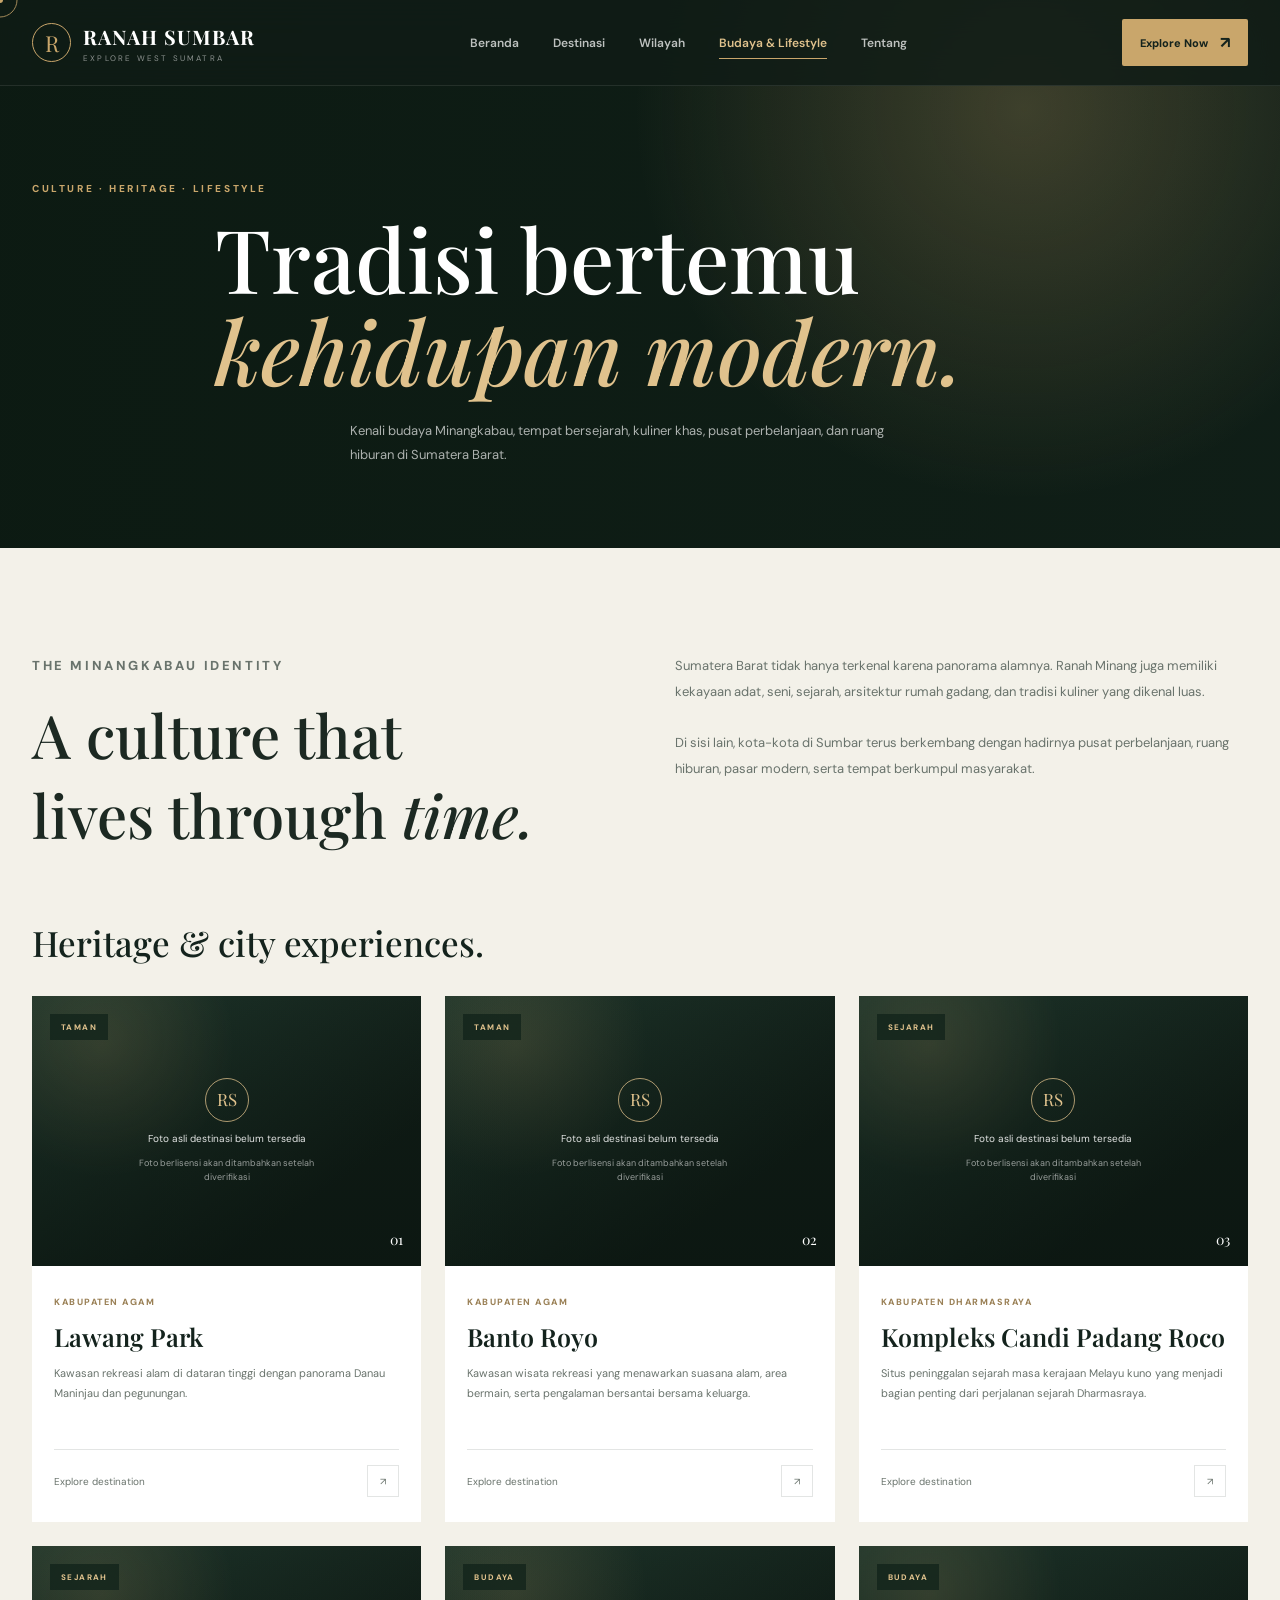
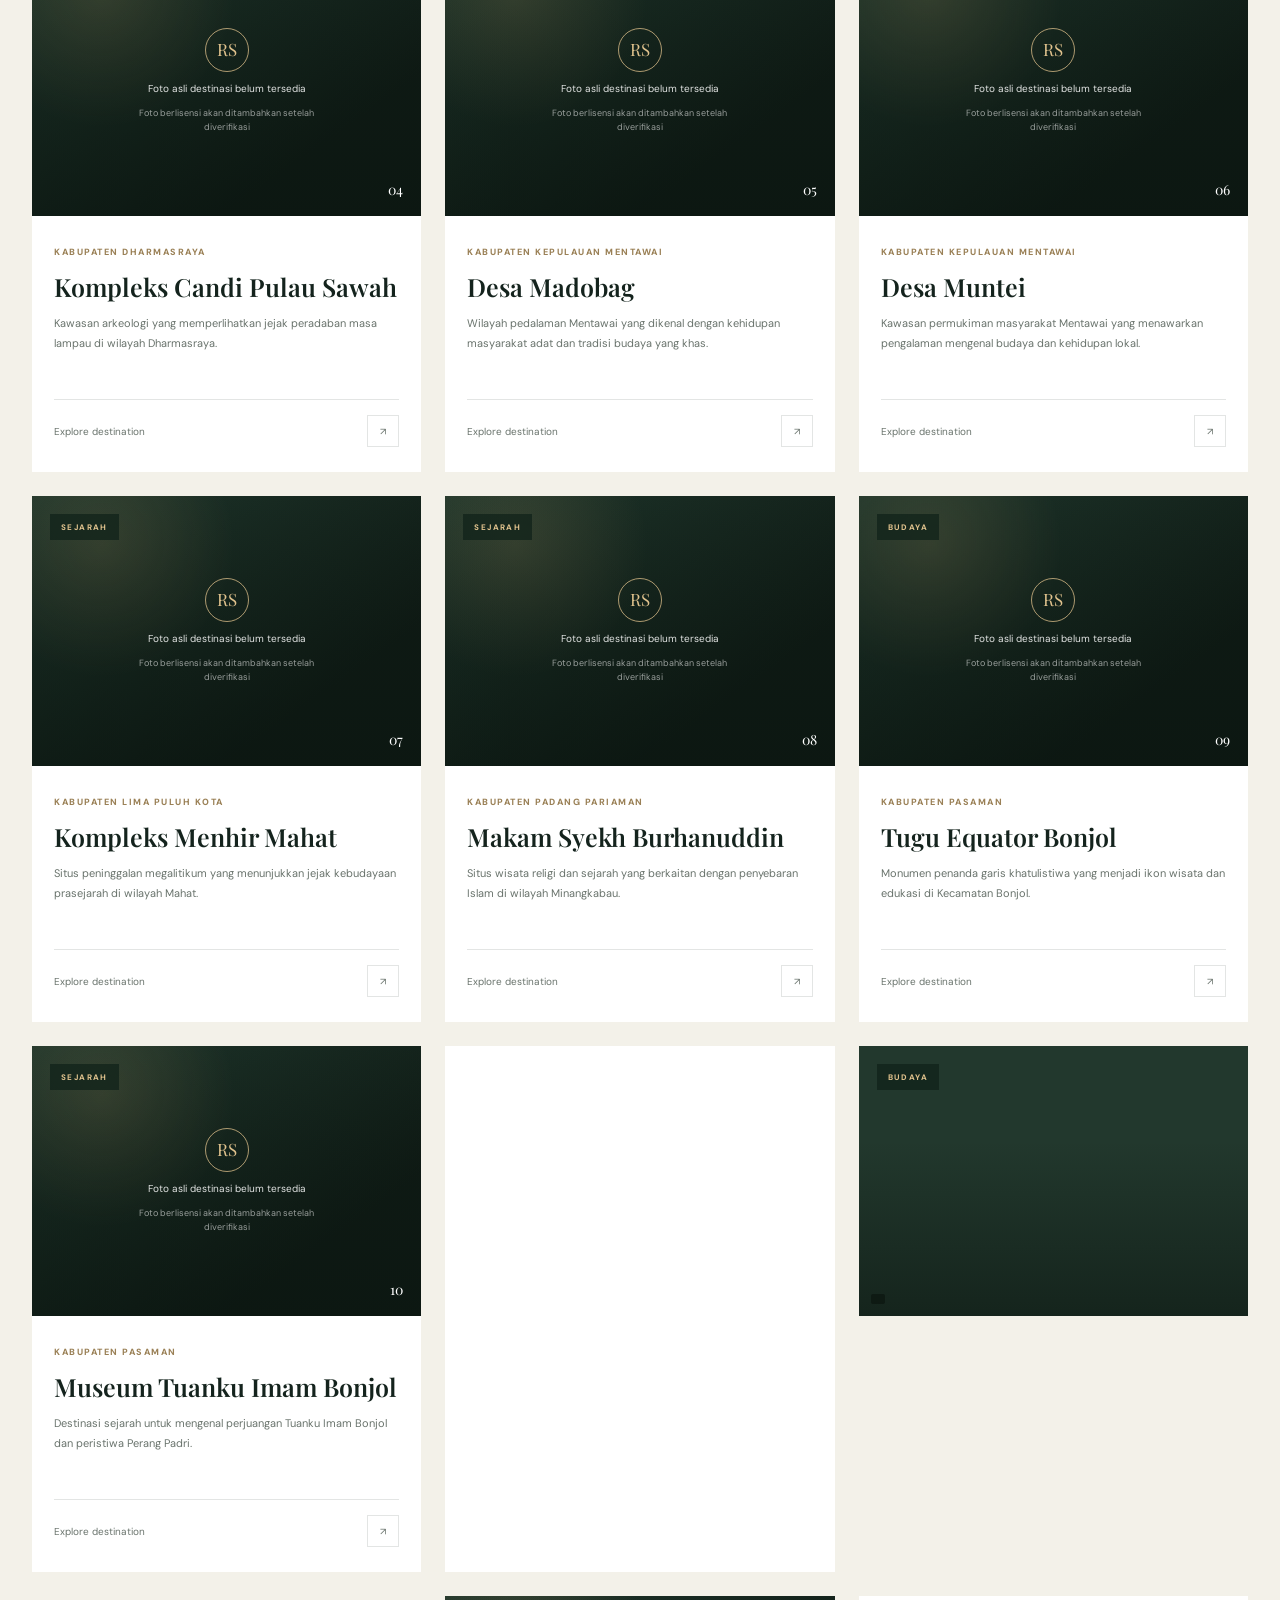
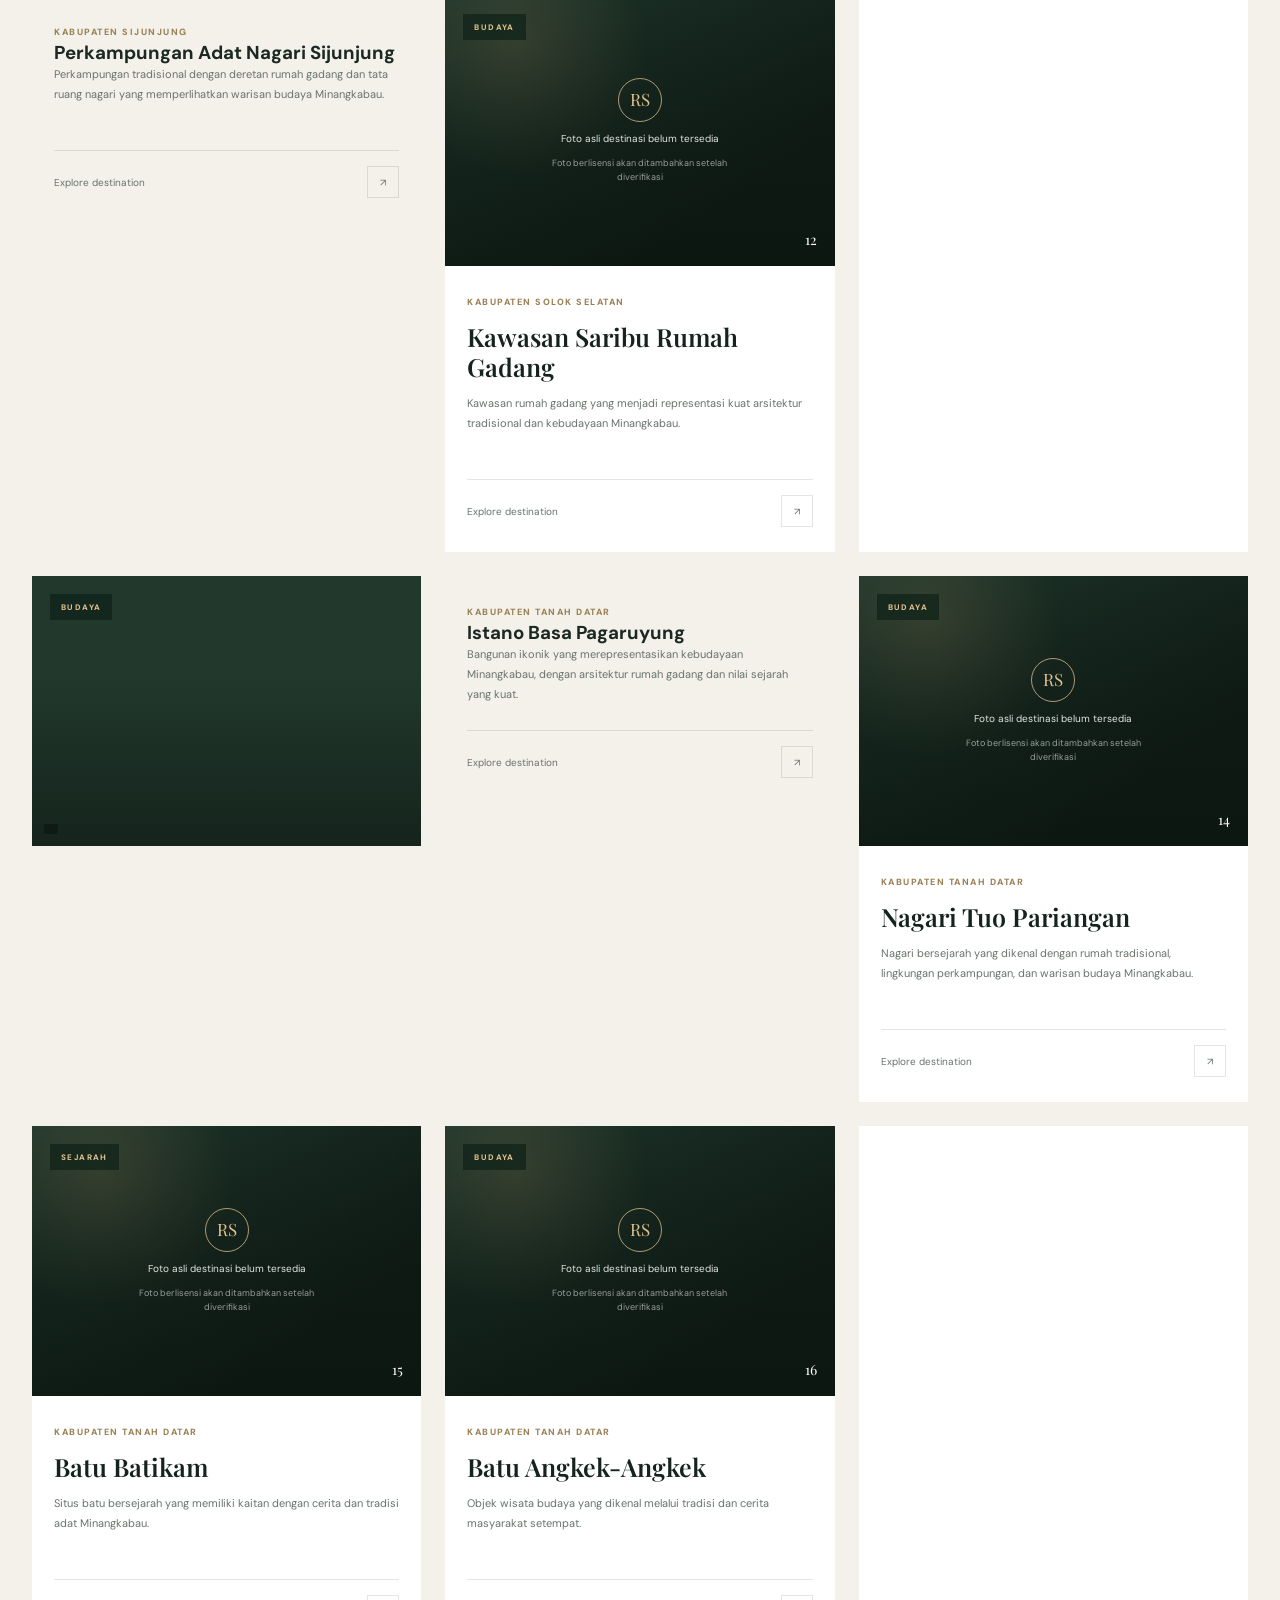
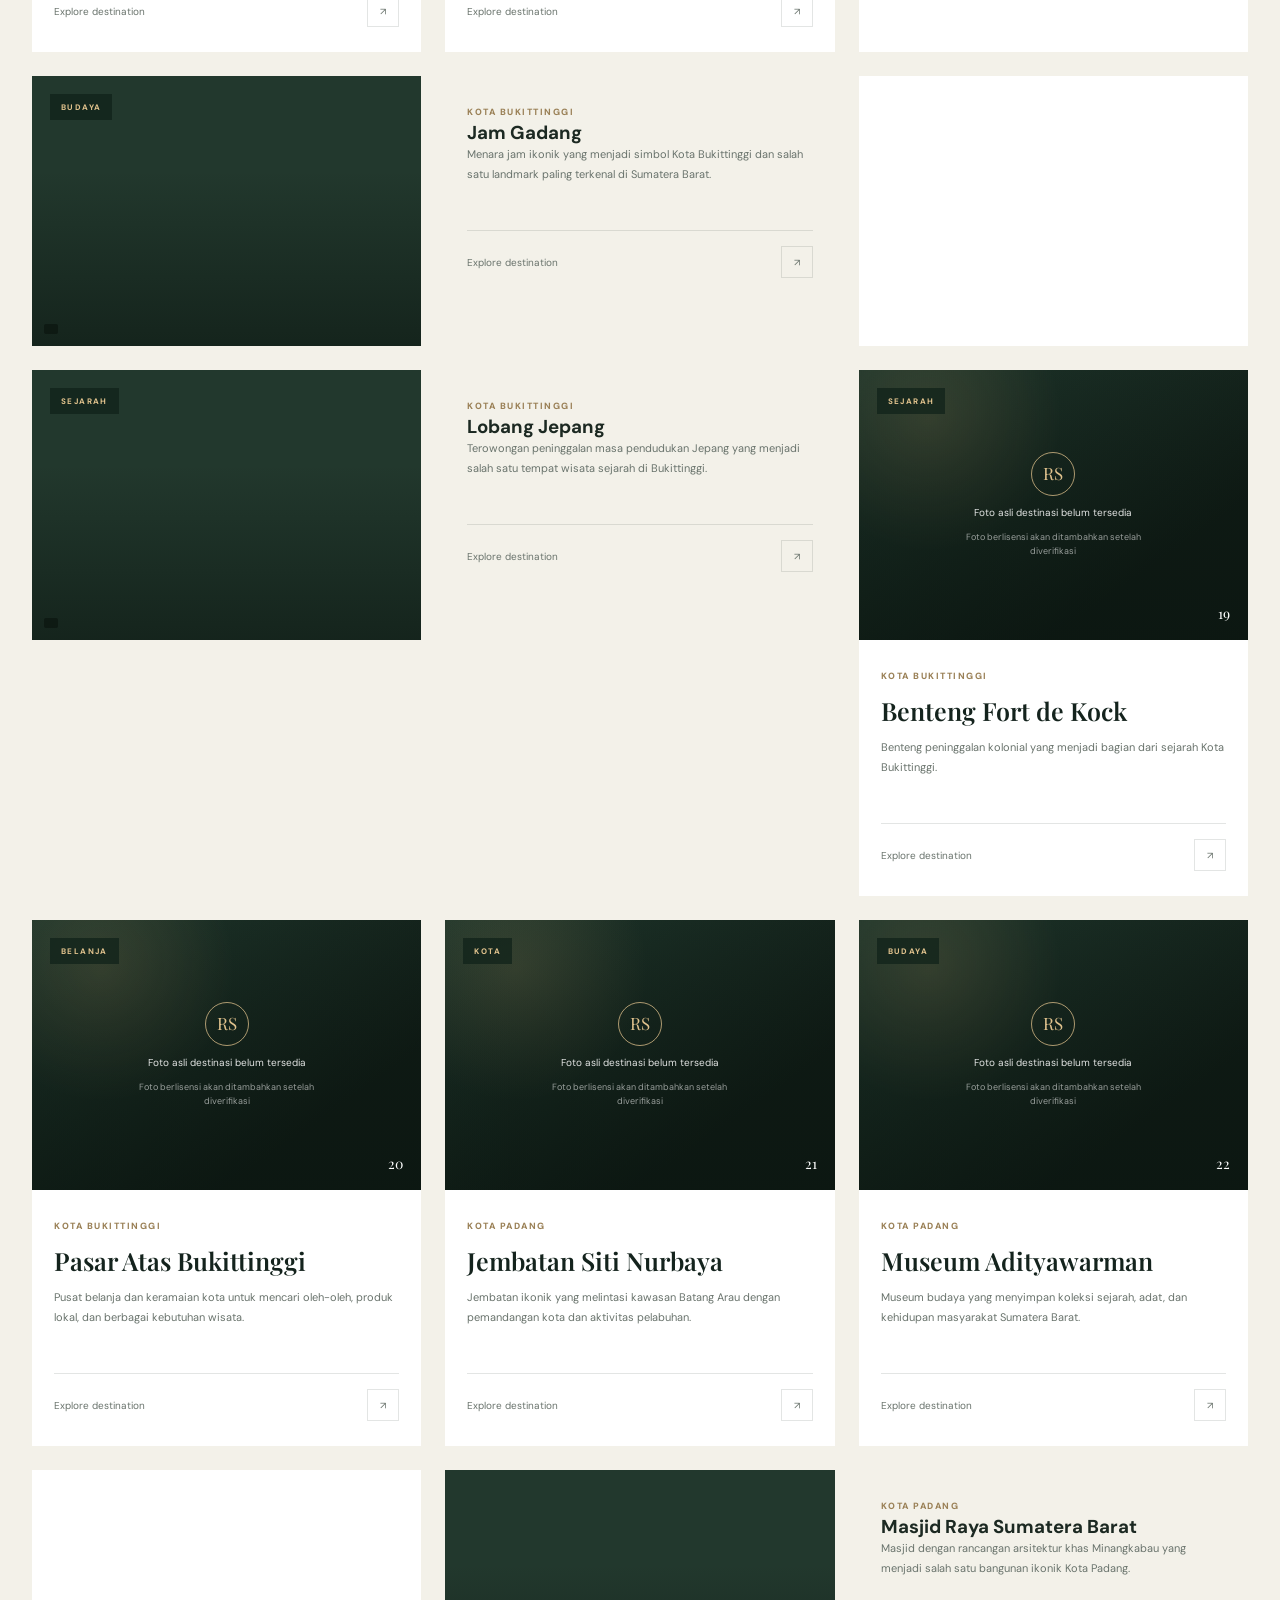
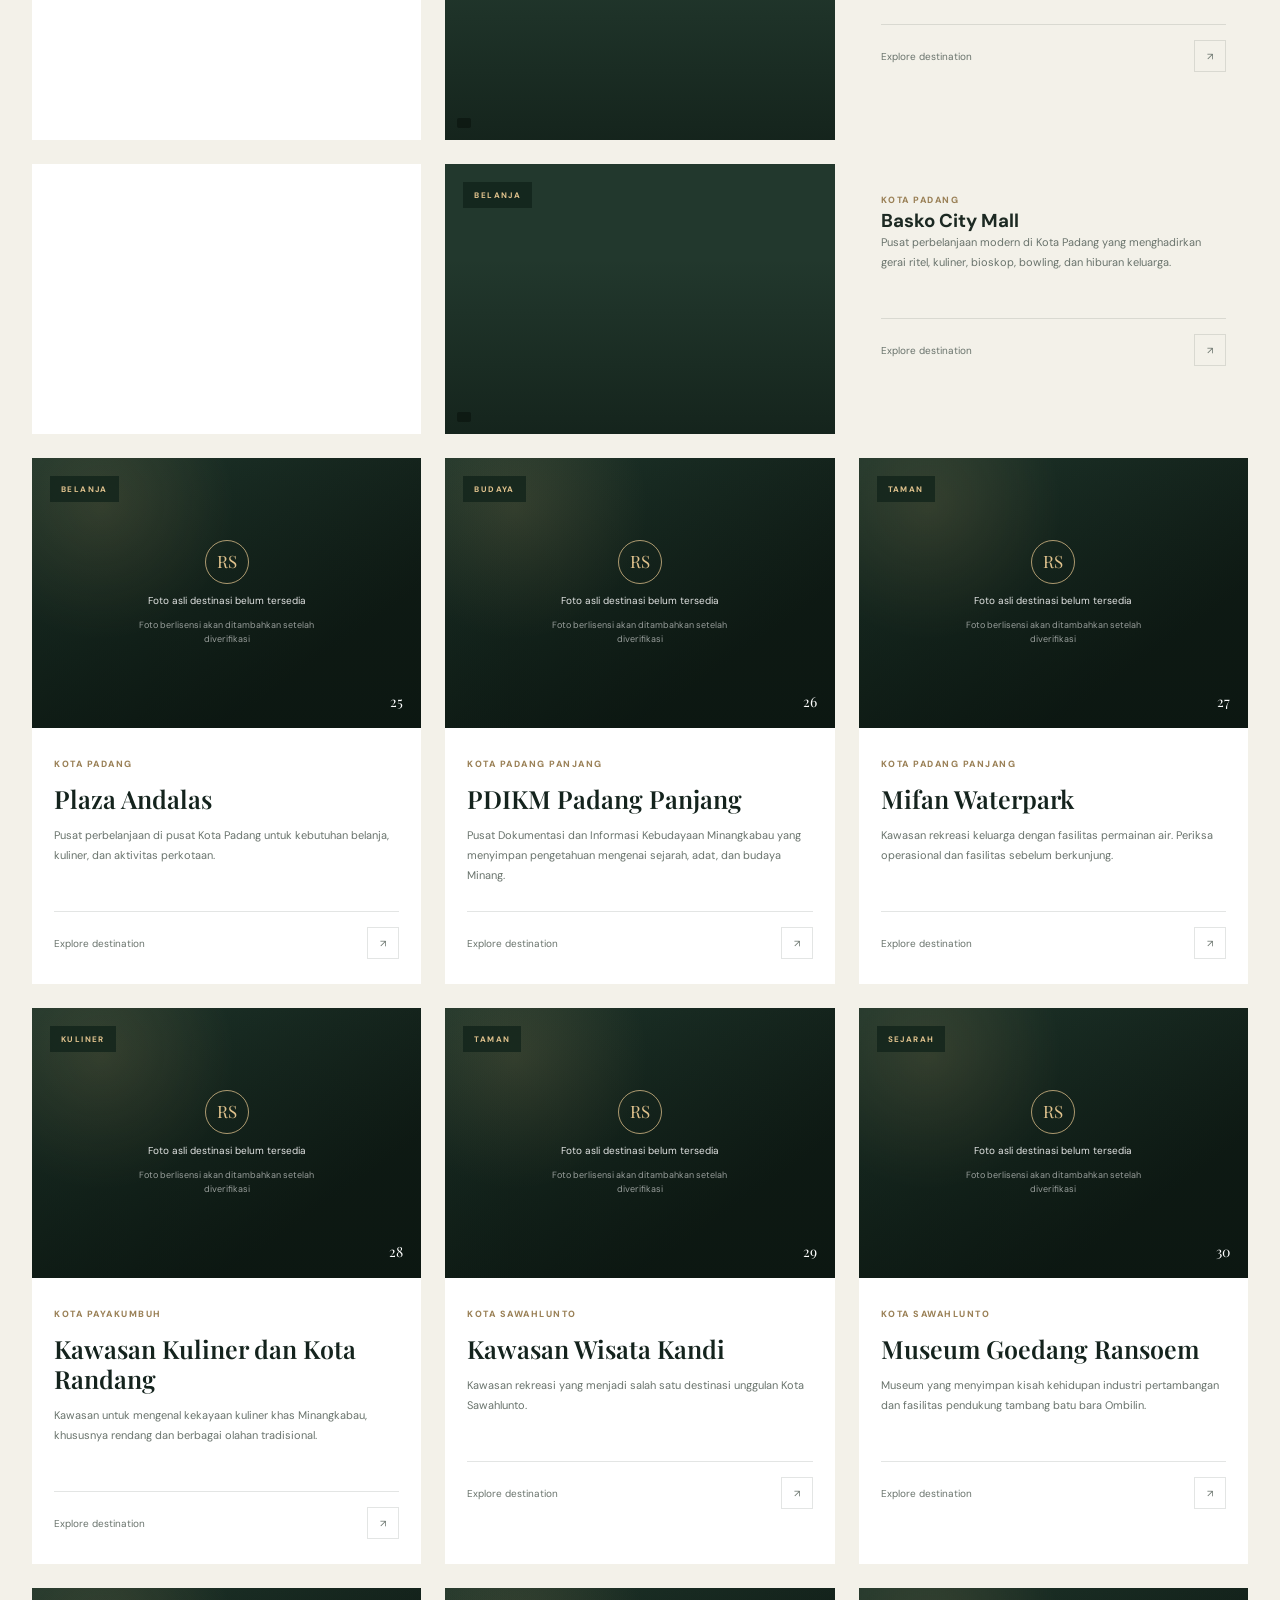
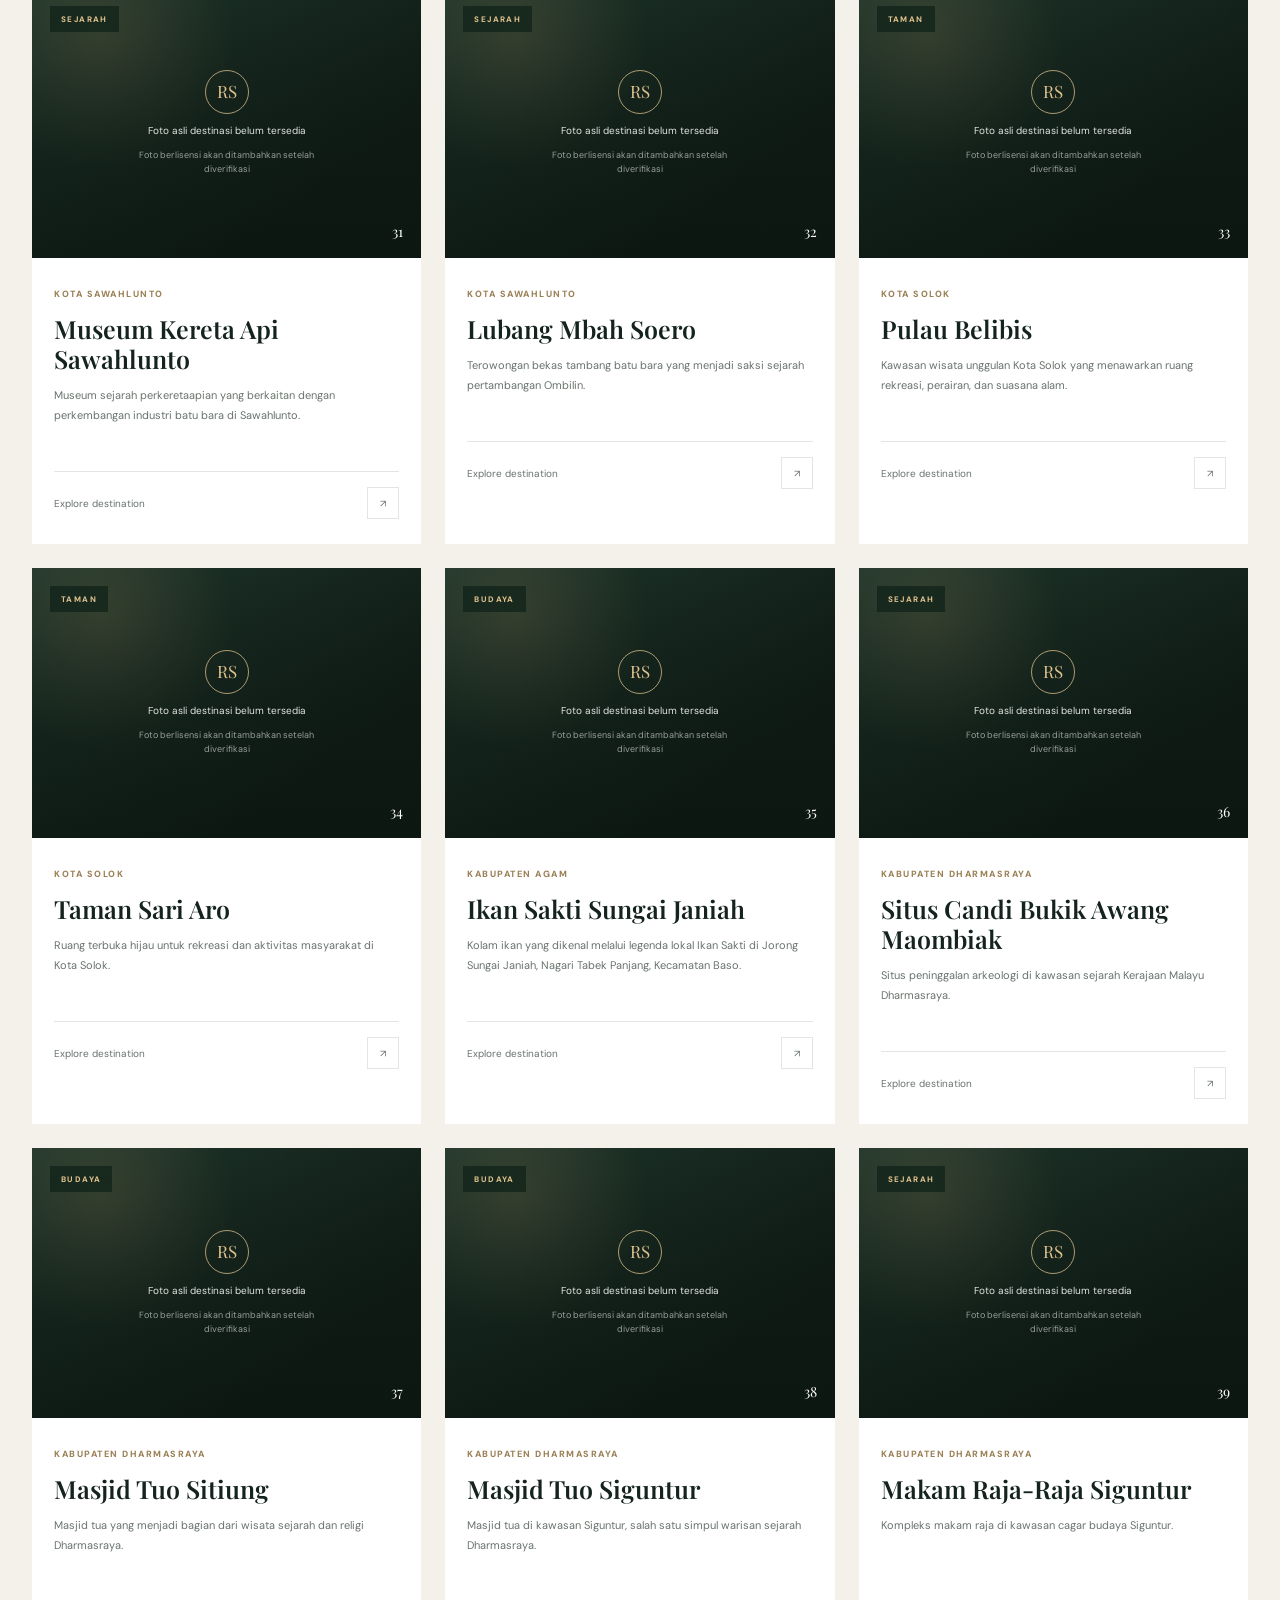
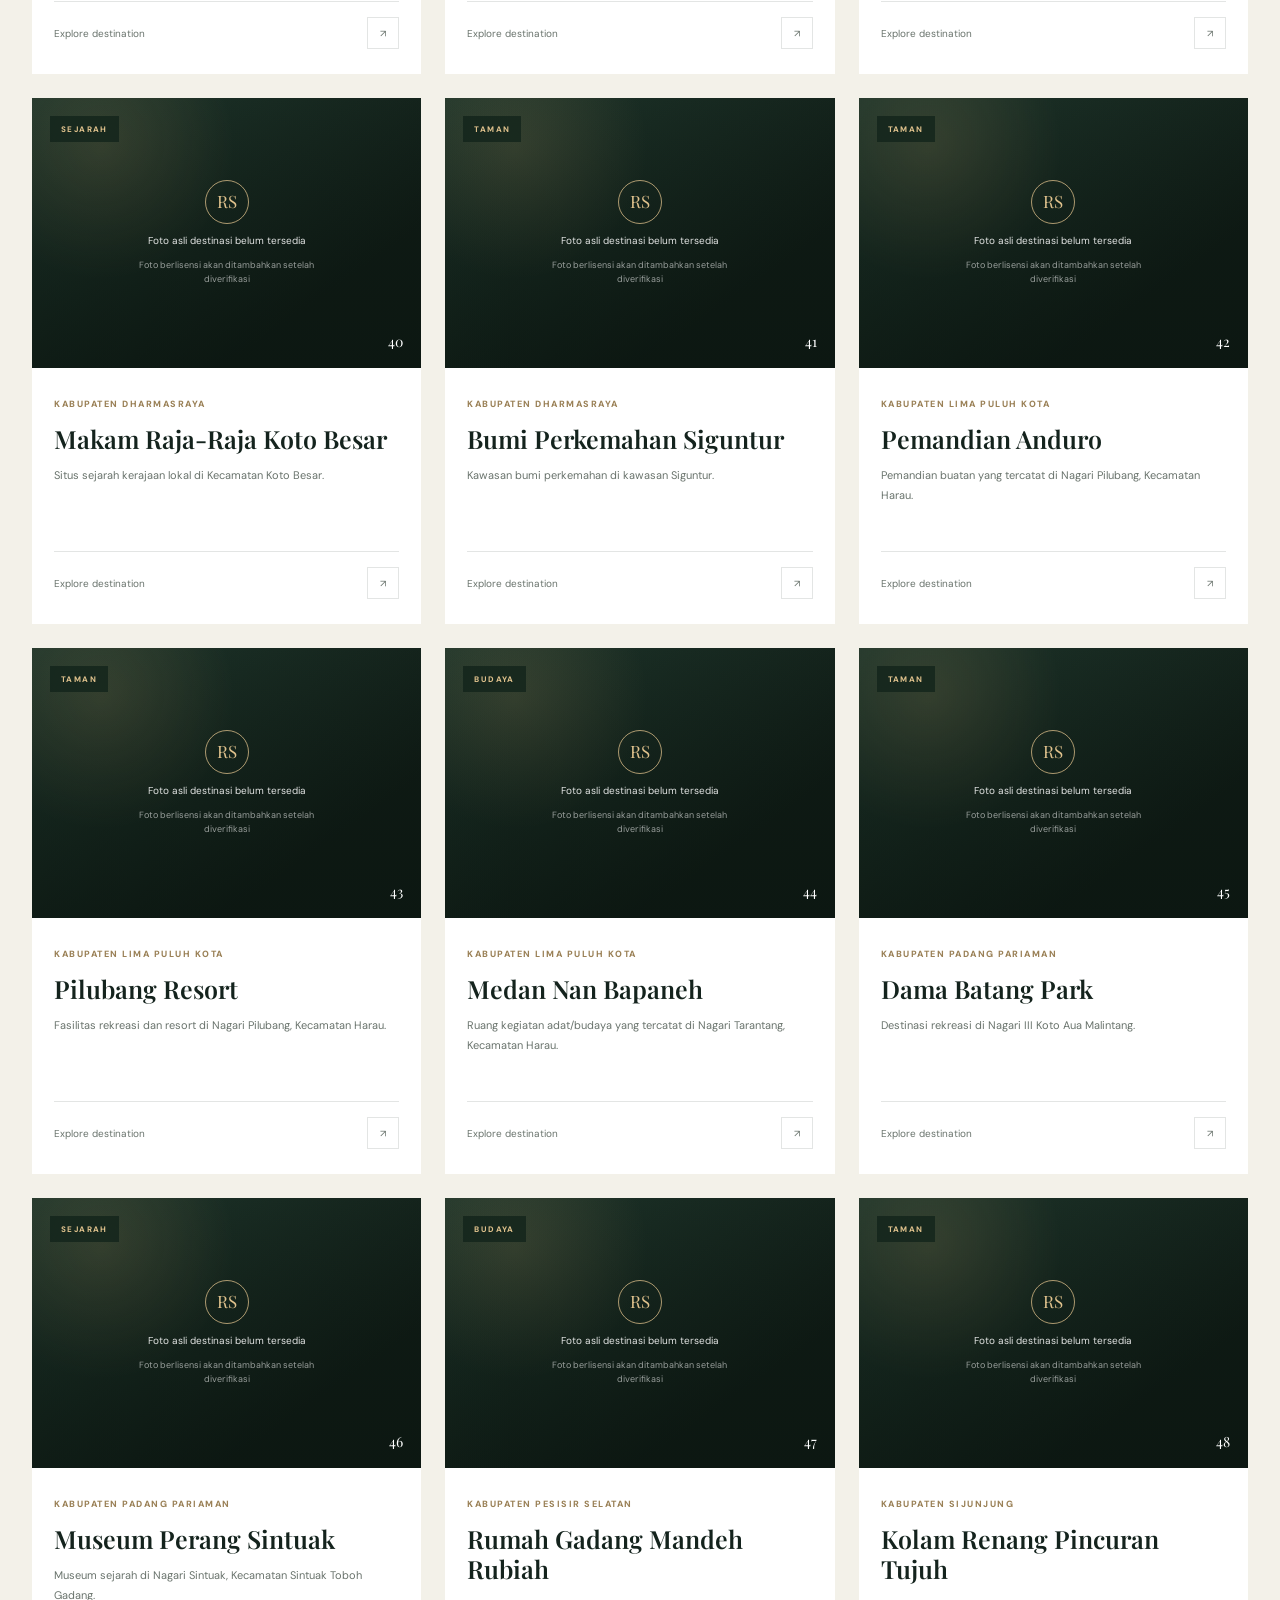
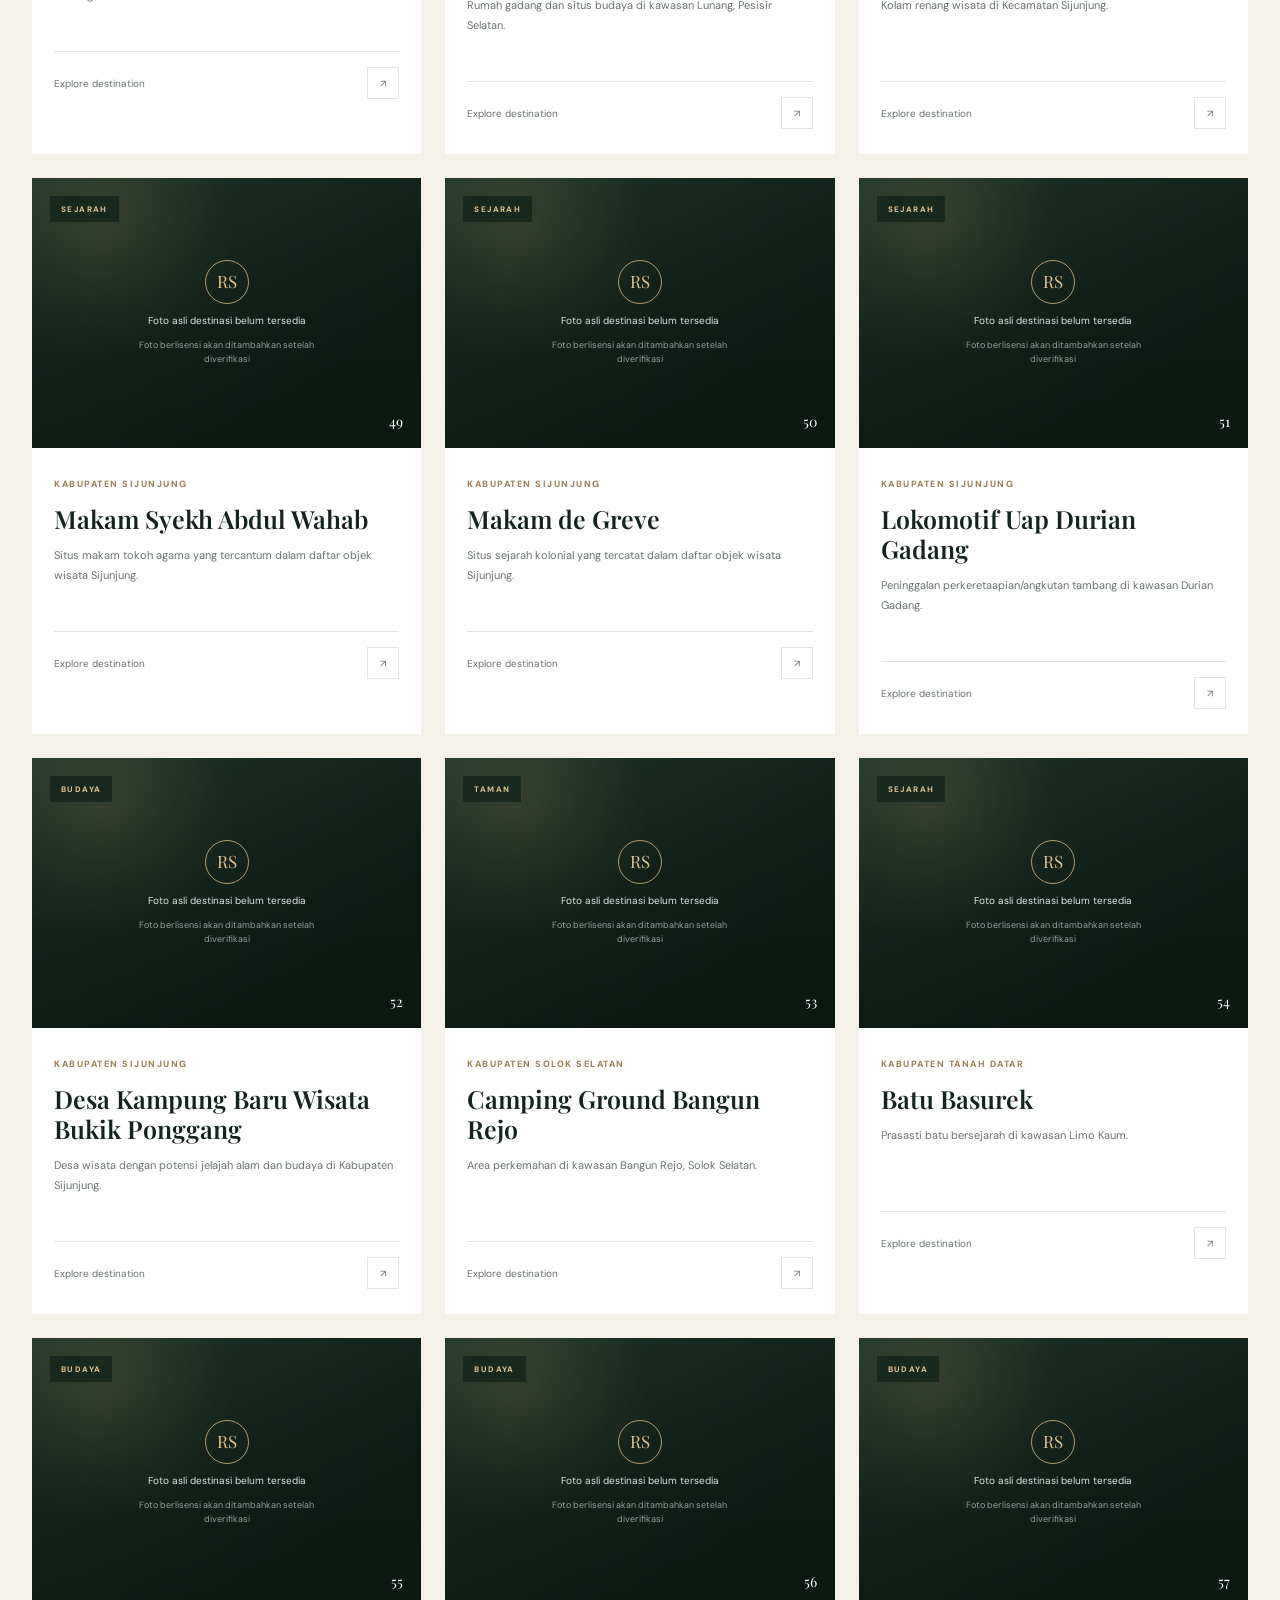
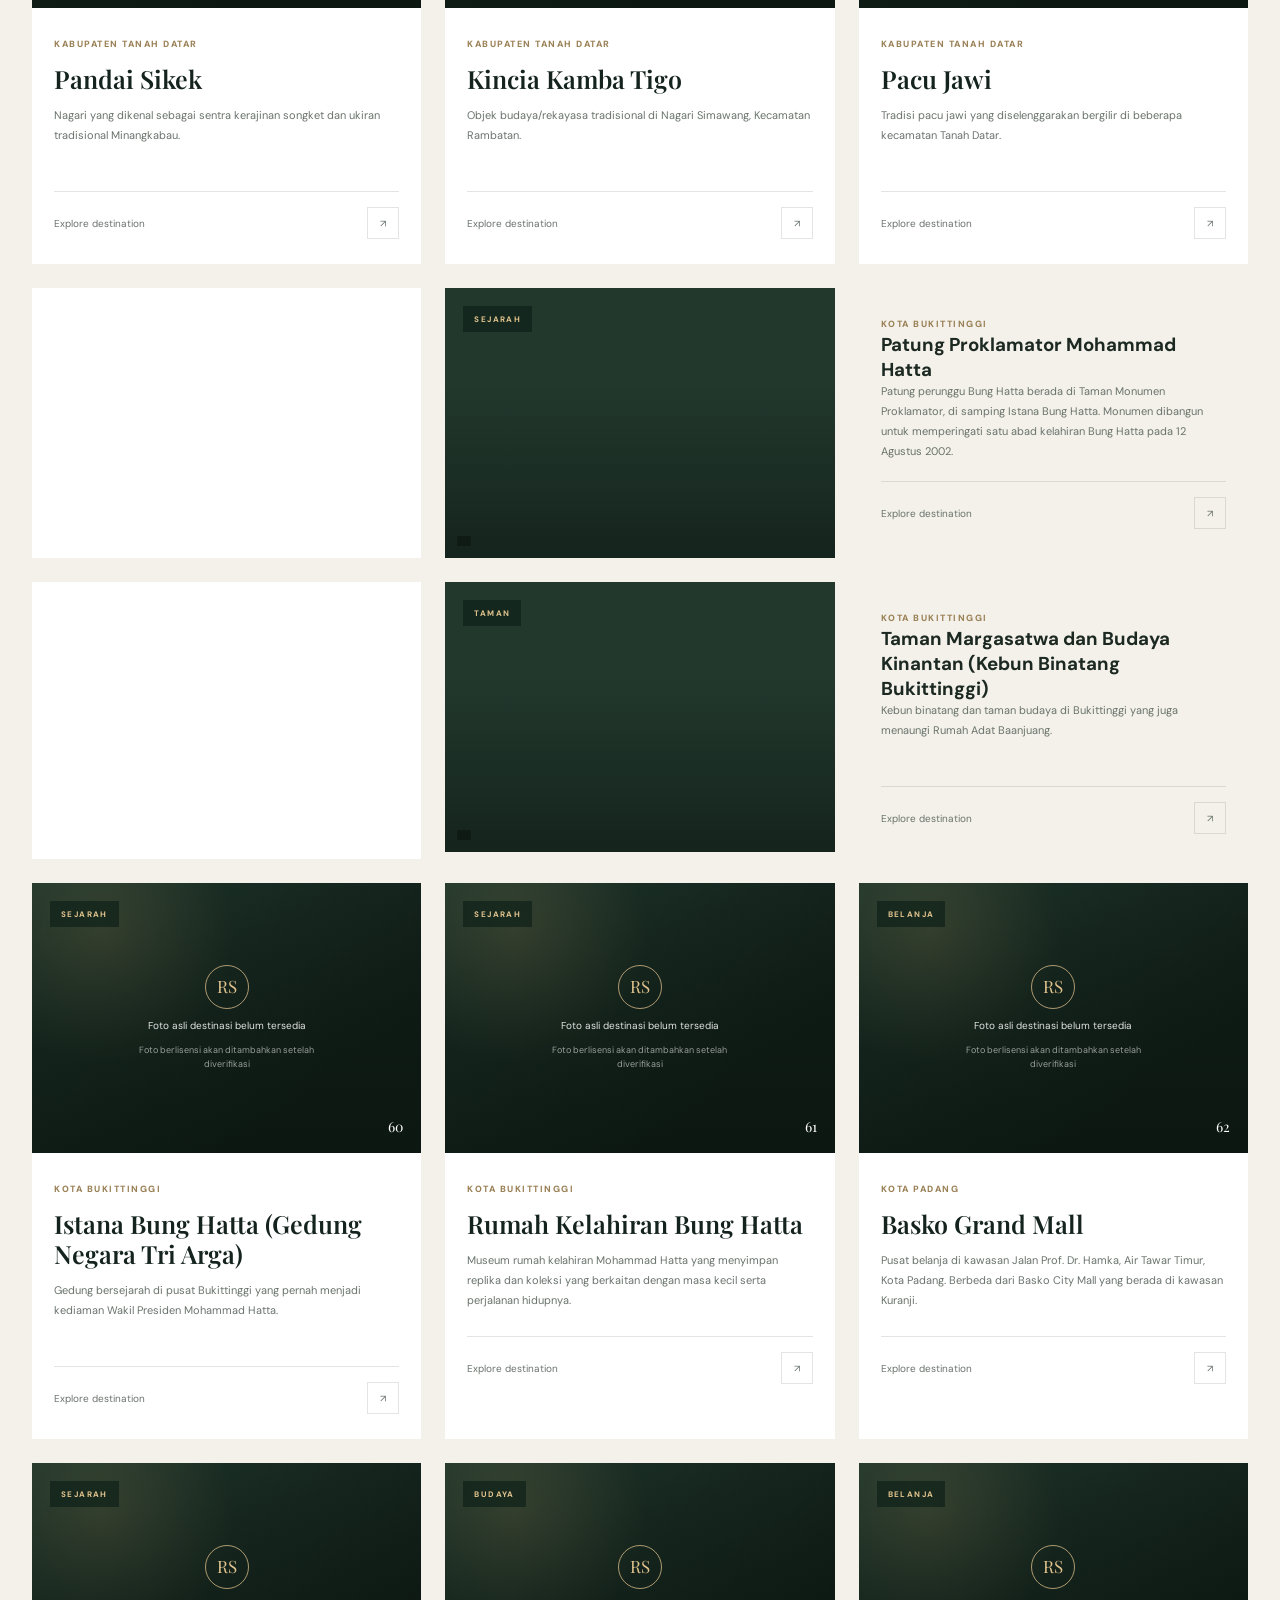
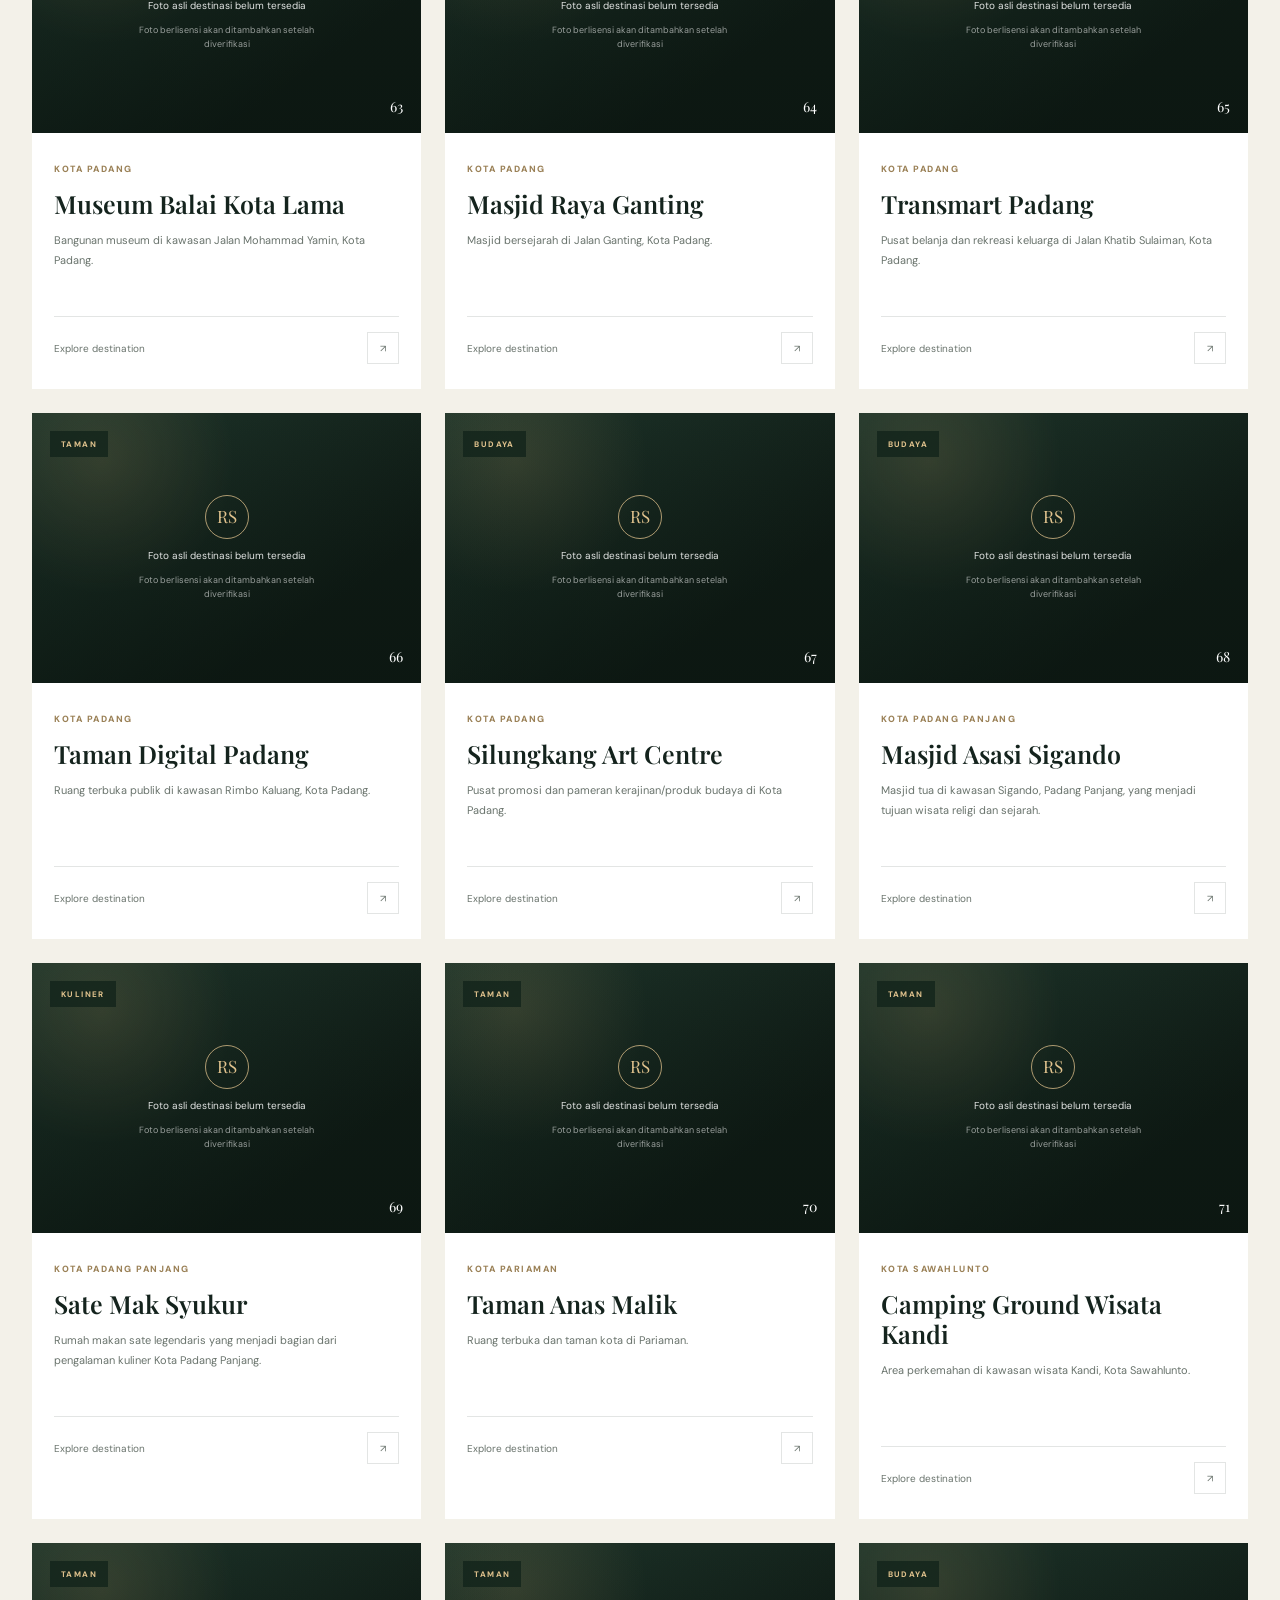
<file: budaya.html>
<!DOCTYPE html>
<html lang="id">
<head>
    <meta charset="UTF-8">
    <meta name="viewport" content="width=device-width, initial-scale=1.0">
    <meta name="theme-color" content="#101a17">
    <meta name="description" content="Jelajahi budaya Minangkabau, sejarah, kuliner, pasar, dan pusat perbelanjaan Sumatera Barat.">

    <title>Budaya & Lifestyle — Ranah Sumbar</title>

    <link rel="preconnect" href="https://fonts.googleapis.com">
    <link rel="preconnect" href="https://fonts.gstatic.com" crossorigin>
    <link href="https://fonts.googleapis.com/css2?family=DM+Sans:wght@400;500;600;700;800&family=Playfair+Display:ital,wght@0,500;0,600;0,700;1,500&display=swap" rel="stylesheet">

    <link rel="stylesheet" href="style.css">
</head>
<body>

    <div id="site-header"></div>

    <main>

        <section class="page-hero">
            <p class="eyebrow" data-reveal="left">CULTURE · HERITAGE · LIFESTYLE</p>

            <h1 data-reveal="up">
                Tradisi bertemu<br>
                <em>kehidupan modern.</em>
            </h1>

            <p data-reveal="blur">
                Kenali budaya Minangkabau, tempat bersejarah, kuliner
                khas, pusat perbelanjaan, dan ruang hiburan di Sumatera Barat.
            </p>
        </section>


        <section class="culture-page-content">

            <div class="culture-intro">
                <div data-reveal="left">
                    <p class="eyebrow">THE MINANGKABAU IDENTITY</p>

                    <h2>
                        A culture that<br>
                        lives through <em>time.</em>
                    </h2>
                </div>

                <div data-reveal="right">
                    <p>
                        Sumatera Barat tidak hanya terkenal karena
                        panorama alamnya. Ranah Minang juga memiliki
                        kekayaan adat, seni, sejarah, arsitektur rumah
                        gadang, dan tradisi kuliner yang dikenal luas.
                    </p>

                    <p>
                        Di sisi lain, kota-kota di Sumbar terus berkembang
                        dengan hadirnya pusat perbelanjaan, ruang hiburan,
                        pasar modern, serta tempat berkumpul masyarakat.
                    </p>
                </div>
            </div>


            <h2 class="culture-list-title" data-reveal="up">
                Heritage & city experiences.
            </h2>

            <div id="urban-grid" class="destination-grid">
                <!-- Diisi otomatis oleh script.js -->
            </div>

        </section>


        <section class="culture-feature section-padding">

            <div class="culture-image" data-reveal="left">
                <div class="culture-image-caption">
                    <span>THE TASTE OF MINANGKABAU</span>
                    <strong>Tradition on every table.</strong>
                </div>
            </div>

            <div class="culture-content" data-reveal="right">
                <p class="eyebrow">CULINARY HERITAGE</p>

                <h2>
                    Cita rasa yang<br>
                    dikenal <em>dunia.</em>
                </h2>

                <p>
                    Rendang, sate Padang, dendeng balado, lamang tapai,
                    nasi kapau, dan berbagai hidangan tradisional
                    memperlihatkan kekayaan kuliner Sumatera Barat.
                </p>

                <a href="destinasi.html?kategori=Kuliner" class="btn btn-outline">
                    Jelajahi Wisata Kuliner <span>↗</span>
                </a>
            </div>

        </section>


        <section class="final-cta section-padding">
            <p class="eyebrow">MORE THAN A JOURNEY</p>
            <h2>Rasakan budaya <em>Ranah Minang.</em></h2>

            <p>
                Cari pengalaman yang sesuai dengan perjalananmu.
            </p>

            <a href="destinasi.html" class="btn btn-primary">
                Temukan Destinasi <span>↗</span>
            </a>
        </section>

    </main>

    <div id="site-footer"></div>

    <script src="data.js"></script>
    <script src="script.js"></script>
</body>
</html>
</file>
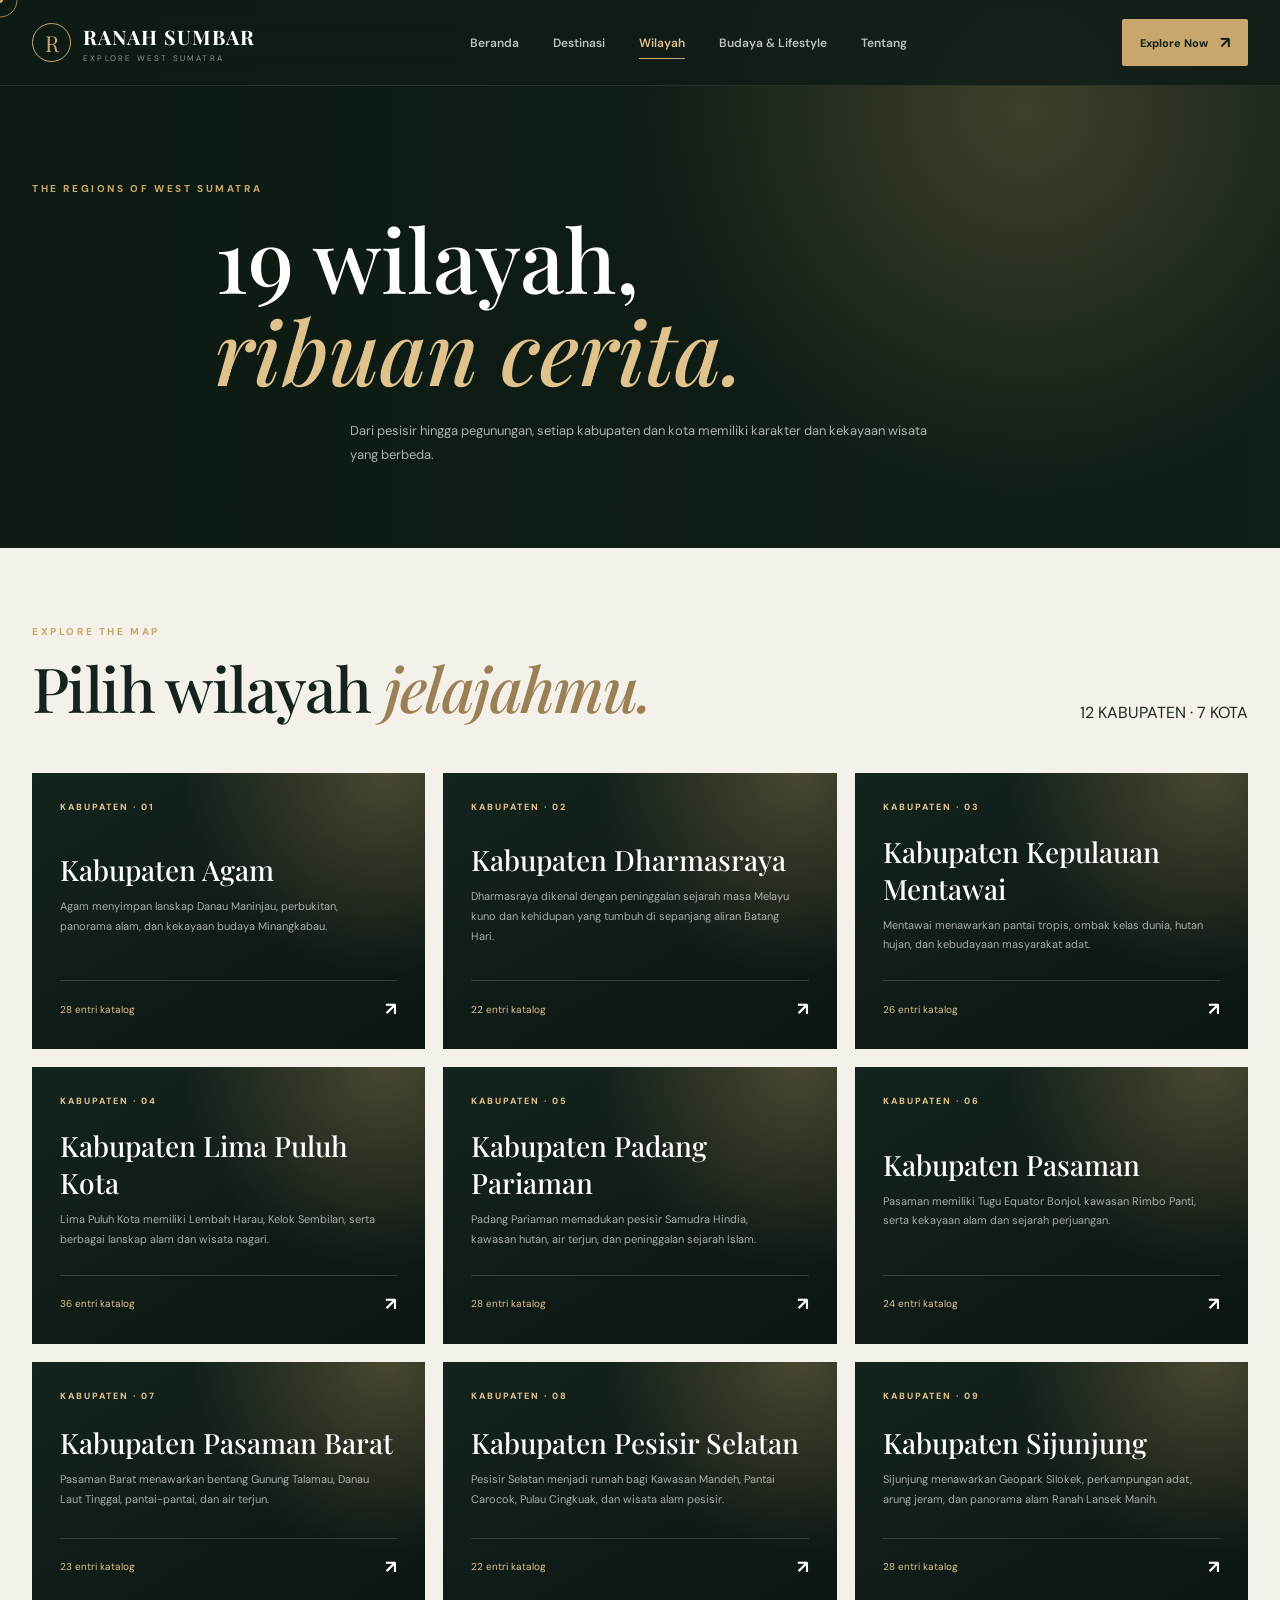
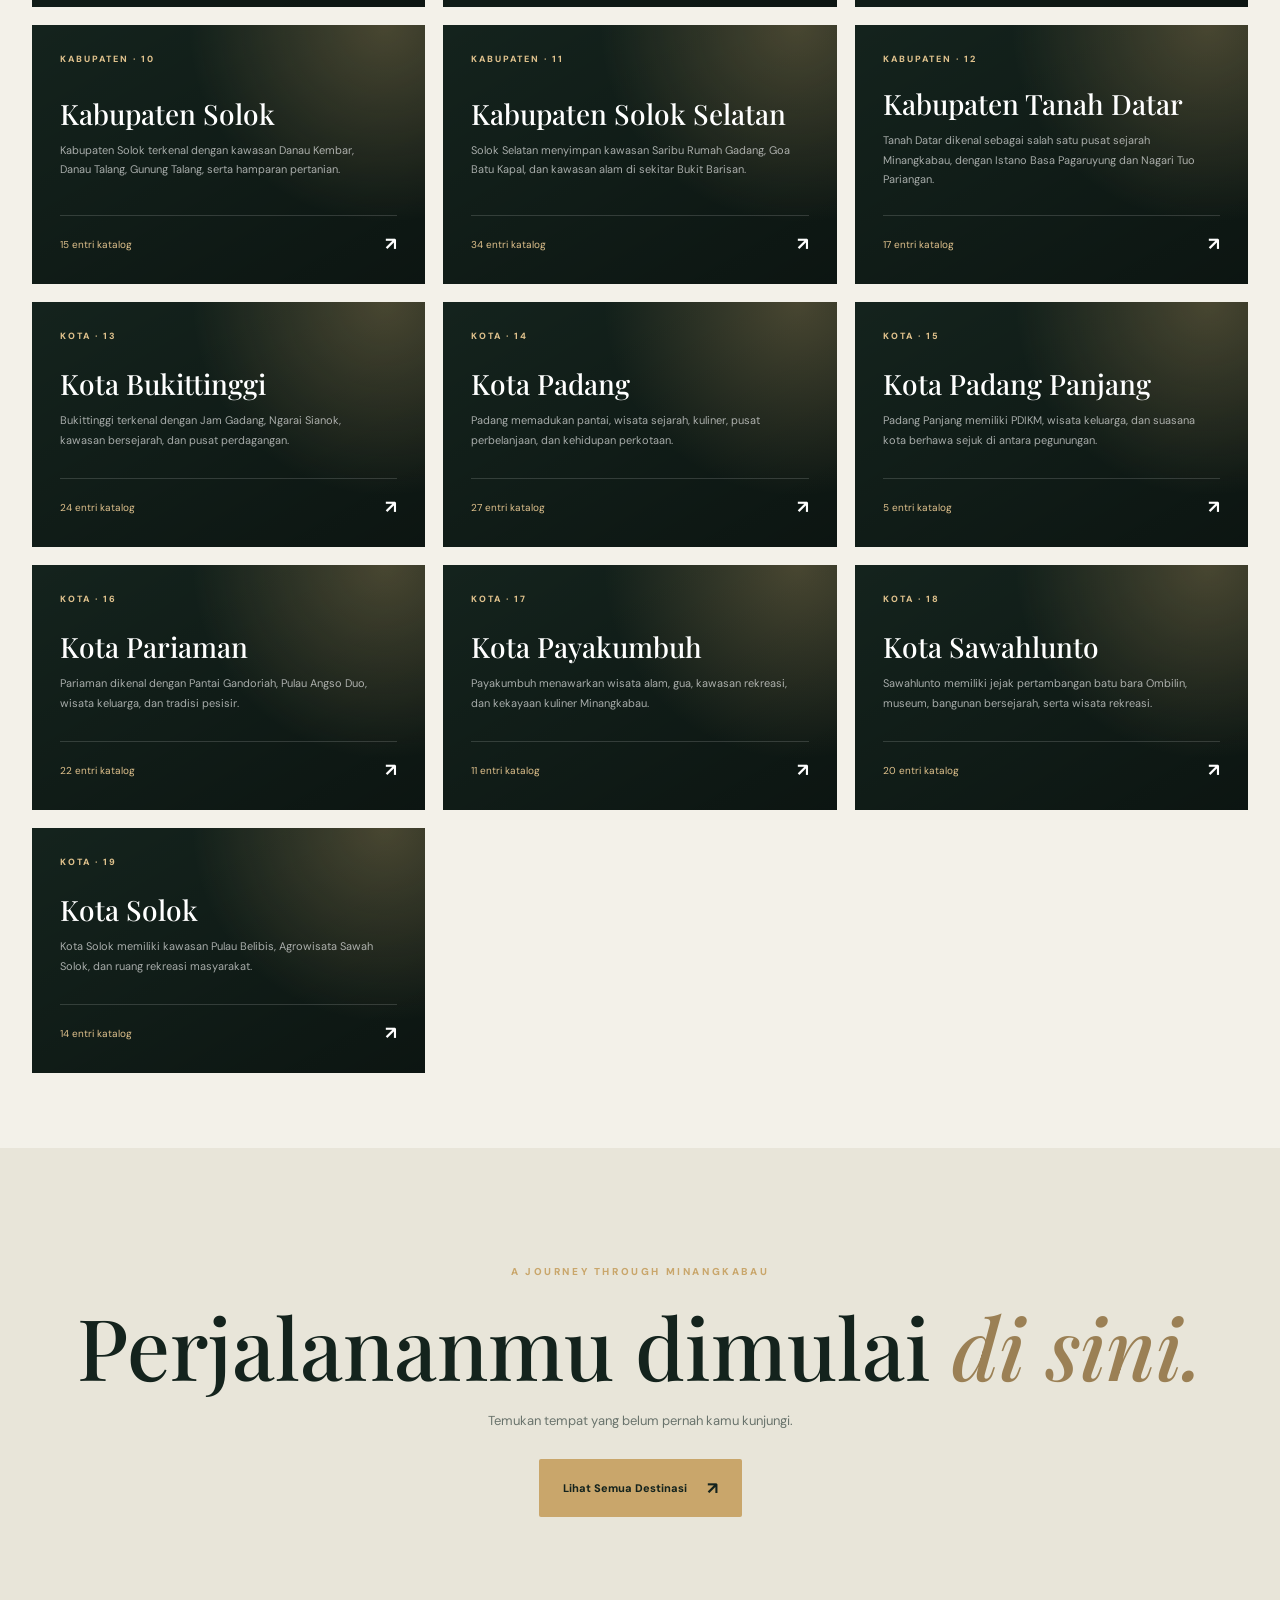
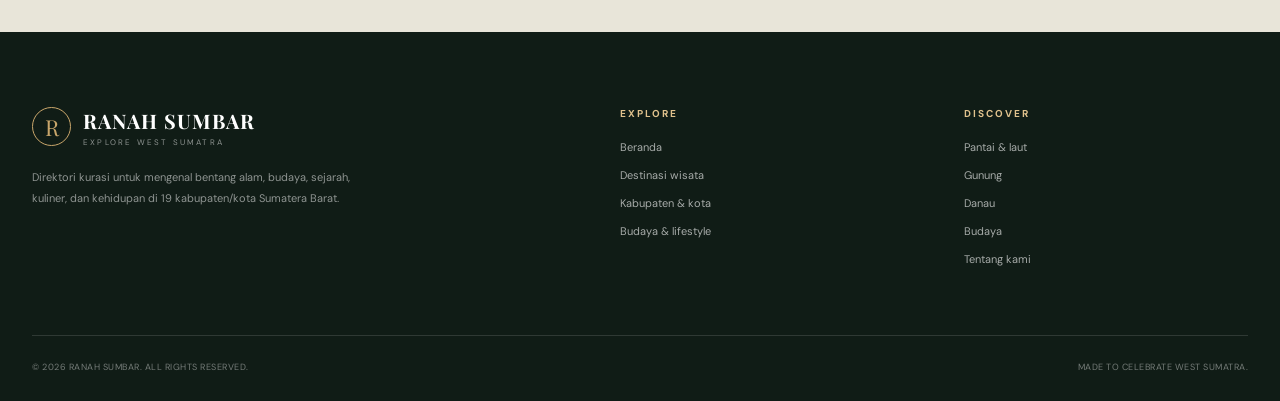
<file: daerah.html>
<!DOCTYPE html>
<html lang="id">
<head>
    <meta charset="UTF-8">
    <meta name="viewport" content="width=device-width, initial-scale=1.0">
    <meta name="theme-color" content="#101a17">
    <meta name="description" content="Jelajahi 19 kabupaten dan kota di Provinsi Sumatera Barat.">

    <title>Jelajahi Wilayah — Ranah Sumbar</title>

    <link rel="preconnect" href="https://fonts.googleapis.com">
    <link rel="preconnect" href="https://fonts.gstatic.com" crossorigin>
    <link href="https://fonts.googleapis.com/css2?family=DM+Sans:wght@400;500;600;700;800&family=Playfair+Display:ital,wght@0,500;0,600;0,700;1,500&display=swap" rel="stylesheet">

    <link rel="stylesheet" href="style.css">
</head>
<body>

    <div id="site-header"></div>

    <main>

        <section class="page-hero">
            <p class="eyebrow" data-reveal="left">THE REGIONS OF WEST SUMATRA</p>

            <h1 data-reveal="up">
                19 wilayah,<br>
                <em>ribuan cerita.</em>
            </h1>

            <p data-reveal="blur">
                Dari pesisir hingga pegunungan, setiap kabupaten dan kota
                memiliki karakter dan kekayaan wisata yang berbeda.
            </p>
        </section>


        <section class="regions-page-section">

            <div class="section-heading" data-reveal="up">
                <div>
                    <p class="eyebrow">EXPLORE THE MAP</p>
                    <h2>Pilih wilayah <em>jelajahmu.</em></h2>
                </div>

                <p class="region-page-count">
                    12 KABUPATEN · 7 KOTA
                </p>
            </div>

            <div id="all-regions-grid" class="regions-full-grid">
                <!-- Kartu wilayah dibuat otomatis -->
            </div>

        </section>


        <section class="final-cta section-padding">
            <p class="eyebrow">A JOURNEY THROUGH MINANGKABAU</p>
            <h2>Perjalananmu dimulai <em>di sini.</em></h2>

            <p>
                Temukan tempat yang belum pernah kamu kunjungi.
            </p>

            <a href="destinasi.html" class="btn btn-primary">
                Lihat Semua Destinasi <span>↗</span>
            </a>
        </section>

    </main>

    <div id="site-footer"></div>

    <script src="data.js"></script>
    <script src="script.js"></script>
</body>
</html>
</file>
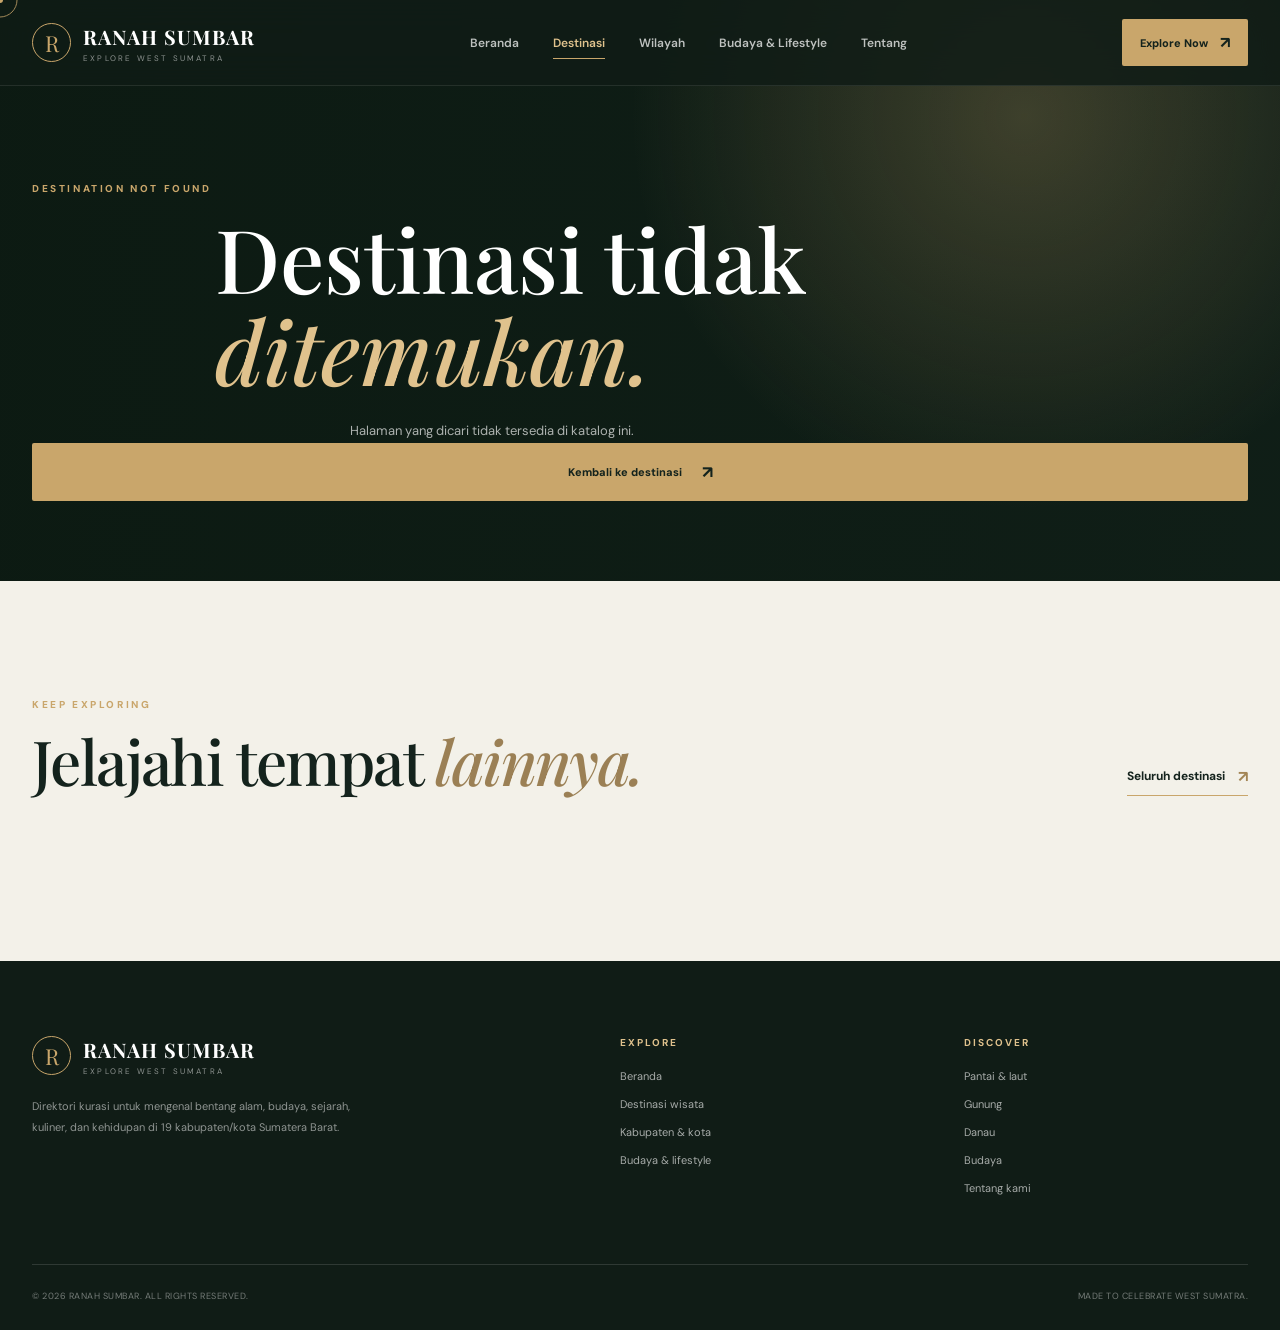
<file: detail.html>
<!DOCTYPE html>
<html lang="id">
<head>
    <meta charset="UTF-8">
    <meta name="viewport" content="width=device-width, initial-scale=1.0">
    <meta name="theme-color" content="#101a17">
    <meta name="description" content="Informasi destinasi wisata Sumatera Barat.">

    <title>Detail Destinasi — Ranah Sumbar</title>

    <link rel="preconnect" href="https://fonts.googleapis.com">
    <link rel="preconnect" href="https://fonts.gstatic.com" crossorigin>
    <link href="https://fonts.googleapis.com/css2?family=DM+Sans:wght@400;500;600;700;800&family=Playfair+Display:ital,wght@0,500;0,600;0,700;1,500&display=swap" rel="stylesheet">

    <link rel="stylesheet" href="style.css">
</head>
<body>

    <div id="site-header"></div>

    <main>

        <div id="detail-container">
            <!-- Detail destinasi dibuat oleh script.js -->
        </div>

        <section class="section-padding">
            <div class="section-heading" data-reveal="up">
                <div>
                    <p class="eyebrow">KEEP EXPLORING</p>
                    <h2>Jelajahi tempat <em>lainnya.</em></h2>
                </div>

                <a href="destinasi.html" class="text-link">
                    Seluruh destinasi <span>↗</span>
                </a>
            </div>

            <div id="related-grid" class="destination-grid">
                <!-- Destinasi terkait dibuat otomatis -->
            </div>
        </section>

    </main>

    <div id="site-footer"></div>

    <script src="data.js"></script>
    <script src="script.js"></script>
</body>
</html>
</file>
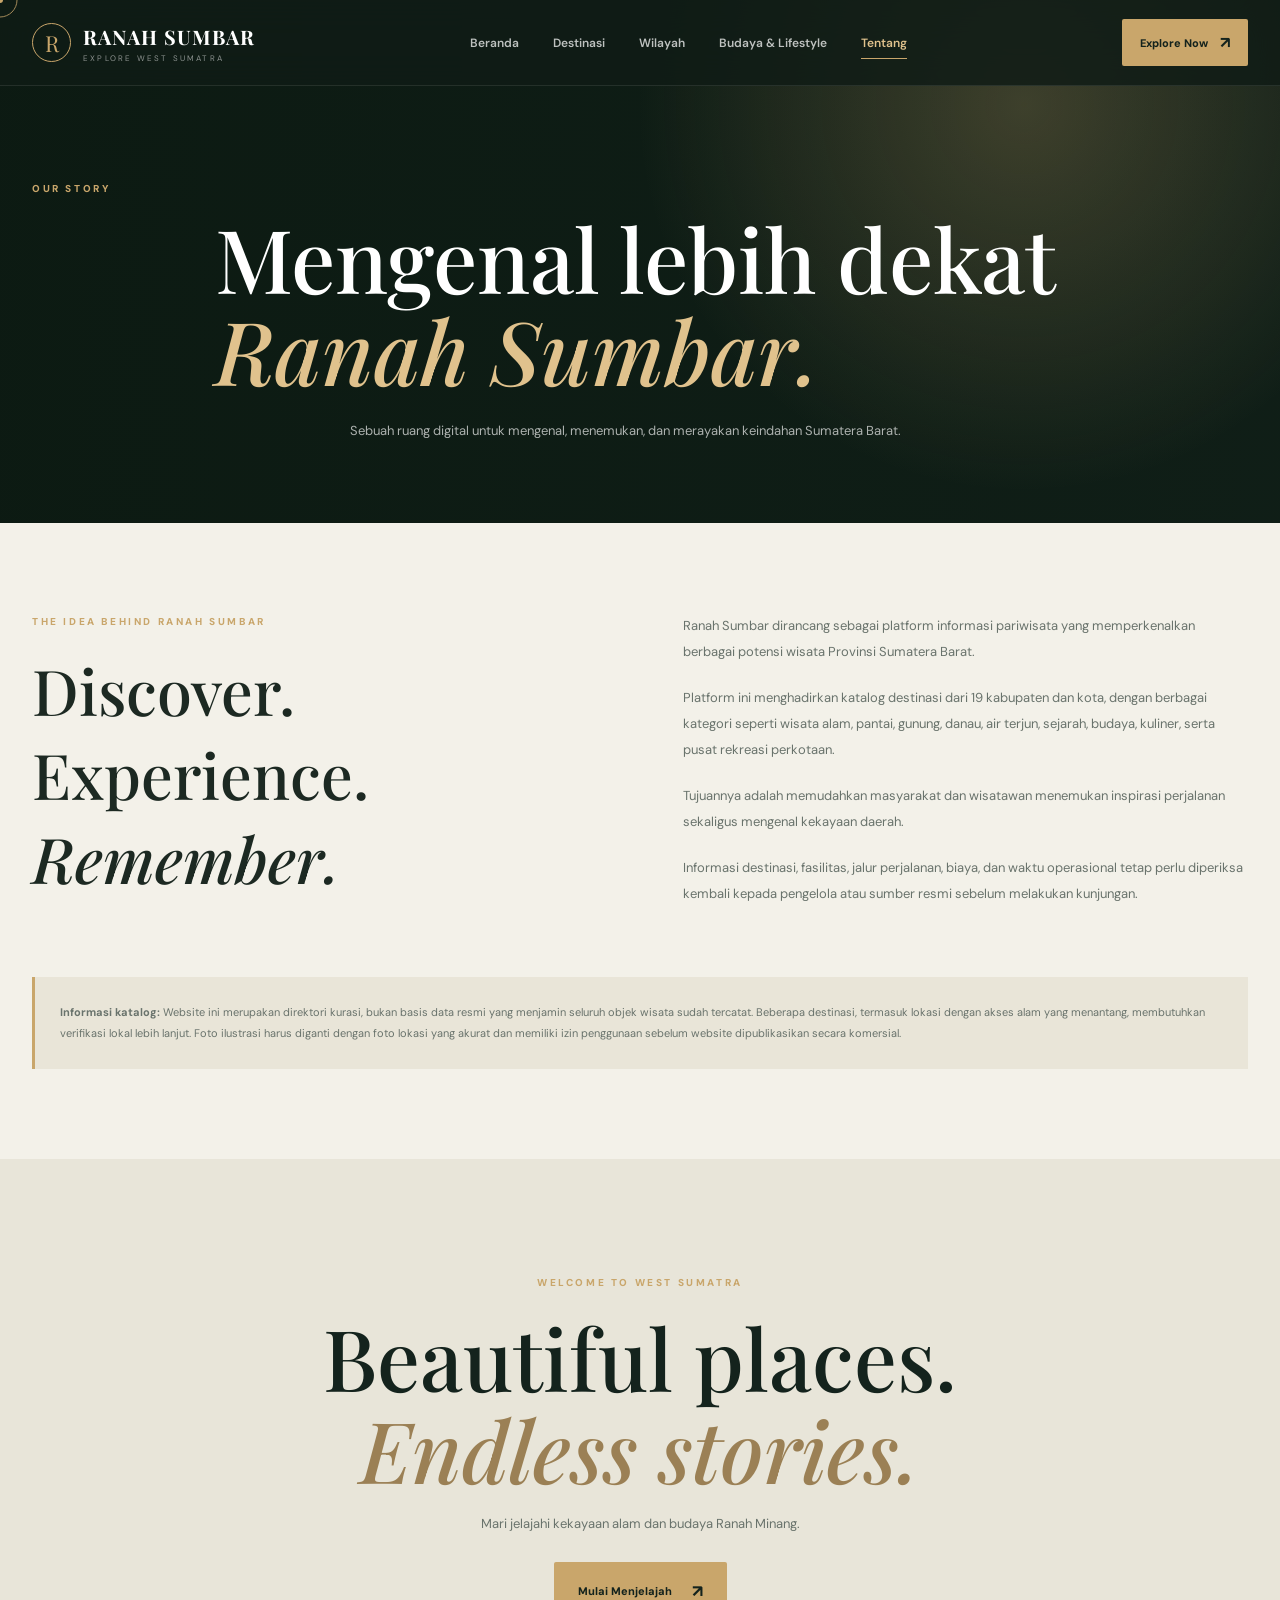
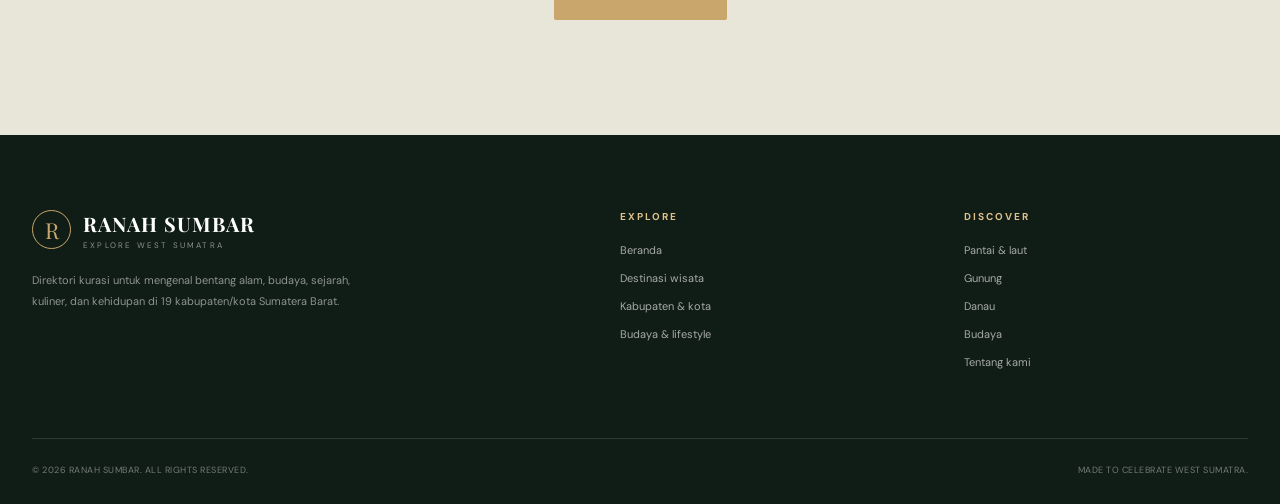
<file: tentang.html>
<!DOCTYPE html>
<html lang="id">
<head>
    <meta charset="UTF-8">
    <meta name="viewport" content="width=device-width, initial-scale=1.0">
    <meta name="theme-color" content="#101a17">
    <meta name="description" content="Tentang Ranah Sumbar, platform eksplorasi pariwisata Sumatera Barat.">

    <title>Tentang Kami — Ranah Sumbar</title>

    <link rel="preconnect" href="https://fonts.googleapis.com">
    <link rel="preconnect" href="https://fonts.gstatic.com" crossorigin>
    <link href="https://fonts.googleapis.com/css2?family=DM+Sans:wght@400;500;600;700;800&family=Playfair+Display:ital,wght@0,500;0,600;0,700;1,500&display=swap" rel="stylesheet">

    <link rel="stylesheet" href="style.css">
</head>
<body>

    <div id="site-header"></div>

    <main>

        <section class="page-hero">
            <p class="eyebrow" data-reveal="left">OUR STORY</p>

            <h1 data-reveal="up">
                Mengenal lebih dekat<br>
                <em>Ranah Sumbar.</em>
            </h1>

            <p data-reveal="blur">
                Sebuah ruang digital untuk mengenal, menemukan,
                dan merayakan keindahan Sumatera Barat.
            </p>
        </section>


        <section class="about-content">

            <div class="about-grid">

                <div data-reveal="left">
                    <p class="eyebrow">THE IDEA BEHIND RANAH SUMBAR</p>

                    <h2>
                        Discover.<br>
                        Experience.<br>
                        <em>Remember.</em>
                    </h2>
                </div>

                <div class="about-copy" data-reveal="right">

                    <p>
                        Ranah Sumbar dirancang sebagai platform informasi
                        pariwisata yang memperkenalkan berbagai potensi
                        wisata Provinsi Sumatera Barat.
                    </p>

                    <p>
                        Platform ini menghadirkan katalog destinasi
                        dari 19 kabupaten dan kota, dengan berbagai
                        kategori seperti wisata alam, pantai, gunung,
                        danau, air terjun, sejarah, budaya, kuliner,
                        serta pusat rekreasi perkotaan.
                    </p>

                    <p>
                        Tujuannya adalah memudahkan masyarakat dan
                        wisatawan menemukan inspirasi perjalanan
                        sekaligus mengenal kekayaan daerah.
                    </p>

                    <p>
                        Informasi destinasi, fasilitas, jalur perjalanan,
                        biaya, dan waktu operasional tetap perlu diperiksa
                        kembali kepada pengelola atau sumber resmi sebelum
                        melakukan kunjungan.
                    </p>

                </div>

            </div>


            <div class="about-note" data-reveal="blur">
                <p>
                    <strong>Informasi katalog:</strong>
                    Website ini merupakan direktori kurasi, bukan
                    basis data resmi yang menjamin seluruh objek wisata
                    sudah tercatat. Beberapa destinasi, termasuk lokasi
                    dengan akses alam yang menantang, membutuhkan
                    verifikasi lokal lebih lanjut. Foto ilustrasi harus
                    diganti dengan foto lokasi yang akurat dan memiliki
                    izin penggunaan sebelum website dipublikasikan
                    secara komersial.
                </p>
            </div>

        </section>


        <section class="final-cta section-padding">
            <p class="eyebrow">WELCOME TO WEST SUMATRA</p>

            <h2>Beautiful places.<br><em>Endless stories.</em></h2>

            <p>
                Mari jelajahi kekayaan alam dan budaya Ranah Minang.
            </p>

            <a href="destinasi.html" class="btn btn-primary">
                Mulai Menjelajah <span>↗</span>
            </a>
        </section>

    </main>

    <div id="site-footer"></div>

    <script src="data.js"></script>
    <script src="script.js"></script>
</body>
</html>
</file>
<file: style.css>
/* =========================================================
   RANAH SUMBAR
   PREMIUM TOURISM WEBSITE
   COMPLETE STYLESHEET
========================================================= */

/* =========================================================
   01. DESIGN SYSTEM
========================================================= */

:root {
    --forest: #14231d;
    --forest-light: #20372d;
    --forest-soft: #304b3e;

    --cream: #f3f1e9;
    --cream-dark: #e8e5d9;
    --white: #ffffff;

    --gold: #c9a66b;
    --gold-light: #e0c28d;

    --text: #1c2922;
    --muted: #69736c;
    --line: rgba(28, 41, 34, 0.12);

    --font-main: "DM Sans", sans-serif;
    --font-display: "Playfair Display", serif;

    --container: 1240px;

    --transition: 0.4s cubic-bezier(.2, .7, .2, 1);
}

/* =========================================================
   02. RESET & GLOBAL
========================================================= */

* {
    margin: 0;
    padding: 0;
    box-sizing: border-box;
}

html {
    scroll-behavior: smooth;
    scroll-padding-top: 100px;
}

body {
    background: var(--cream);
    color: var(--text);
    font-family: var(--font-main);
    overflow-x: hidden;
    -webkit-font-smoothing: antialiased;
}

body.menu-open {
    overflow: hidden;
}

a {
    color: inherit;
    text-decoration: none;
}

button,
input,
select,
textarea {
    font: inherit;
}

button {
    cursor: pointer;
}

img,
video {
    display: block;
    max-width: 100%;
}

::selection {
    background: var(--gold);
    color: var(--forest);
}

/* =========================================================
   03. SCROLLBAR
========================================================= */

::-webkit-scrollbar {
    width: 8px;
}

::-webkit-scrollbar-track {
    background: var(--cream);
}

::-webkit-scrollbar-thumb {
    background: #8c9b8e;
    border-radius: 20px;
}

::-webkit-scrollbar-thumb:hover {
    background: var(--forest);
}

/* =========================================================
   04. HEADER
========================================================= */

#site-header {
    position: relative;
    z-index: 1000;
}

.site-header {
    width: 100%;
    height: 86px;
    position: fixed;
    top: 0;
    left: 0;
    z-index: 1000;

    display: flex;
    align-items: center;

    background: rgba(16, 28, 22, 0.84);
    backdrop-filter: blur(18px);
    -webkit-backdrop-filter: blur(18px);

    border-bottom: 1px solid rgba(255,255,255,.09);

    transition:
        background var(--transition),
        height var(--transition);
}

.site-header.scrolled {
    height: 72px;
    background: rgba(16, 28, 22, 0.96);
}

.header-inner {
    width: min(calc(100% - 64px), var(--container));
    margin: auto;

    display: flex;
    align-items: center;
    justify-content: space-between;
    gap: 35px;
}

.brand {
    display: inline-flex;
    align-items: center;
    gap: 12px;
    flex-shrink: 0;
}

.brand-symbol {
    width: 39px;
    height: 39px;

    display: grid;
    place-items: center;

    border: 1px solid var(--gold);
    border-radius: 50%;

    color: var(--gold);
    font-family: var(--font-display);
    font-size: 22px;
}

.brand-text {
    display: flex;
    flex-direction: column;
    gap: 3px;
}

.brand-text strong {
    color: white;
    font-family: var(--font-display);
    font-size: 20px;
    letter-spacing: 1px;
}

.brand-text small {
    color: rgba(255,255,255,.52);
    font-size: 8px;
    letter-spacing: 2.2px;
}

.nav-menu {
    display: flex;
    align-items: center;
    gap: 34px;
}

.nav-menu a {
    position: relative;
    color: rgba(255,255,255,.73);
    font-size: 12px;
    font-weight: 600;
    transition: color var(--transition);
}

.nav-menu a::after {
    content: "";
    position: absolute;
    left: 0;
    bottom: -8px;
    width: 0;
    height: 1px;
    background: var(--gold);
    transition: width var(--transition);
}

.nav-menu a:hover,
.nav-menu a.active {
    color: var(--gold-light);
}

.nav-menu a:hover::after,
.nav-menu a.active::after {
    width: 100%;
}

.header-action {
    display: inline-flex;
    align-items: center;
    gap: 12px;

    padding: 13px 18px;

    background: var(--gold);
    color: var(--forest);

    border-radius: 2px;

    font-size: 11px;
    font-weight: 800;

    transition: all var(--transition);
}

.header-action:hover {
    background: var(--gold-light);
    transform: translateY(-2px);
}

.header-action span {
    font-size: 16px;
}

.menu-toggle {
    display: none;
    width: 44px;
    height: 44px;

    border: 1px solid rgba(255,255,255,.25);
    background: transparent;
    color: white;

    border-radius: 3px;
}

.menu-toggle span {
    width: 18px;
    height: 1px;
    display: block;
    margin: 5px auto;
    background: white;
    transition: transform var(--transition);
}

/* =========================================================
   05. GLOBAL SECTIONS
========================================================= */

.section-padding {
    padding:
        115px
        max(32px, calc((100% - var(--container)) / 2));
}

.eyebrow {
    color: var(--gold);
    font-size: 10px;
    font-weight: 800;
    letter-spacing: 2.6px;
    line-height: 1.7;
}

.section-topline {
    display: flex;
    justify-content: space-between;
    gap: 20px;

    padding-bottom: 20px;
    border-bottom: 1px solid var(--line);

    color: var(--muted);
    font-size: 9px;
    font-weight: 700;
    letter-spacing: 1.8px;
}

.section-heading {
    display: flex;
    justify-content: space-between;
    align-items: flex-end;
    gap: 30px;
    margin-bottom: 50px;
}

.section-heading h2,
.intro-heading h2 {
    margin-top: 13px;
    color: var(--forest);
    font-family: var(--font-display);
    font-size: clamp(36px, 5vw, 62px);
    font-weight: 500;
    line-height: 1.12;
    letter-spacing: -1.6px;
}

.section-heading h2 em,
.intro-heading h2 em,
.final-cta h2 em,
.culture-content h2 em {
    color: #9b8055;
    font-weight: 500;
}

.text-link {
    display: inline-flex;
    align-items: center;
    gap: 13px;

    padding-bottom: 8px;
    border-bottom: 1px solid var(--gold);

    color: var(--forest);
    font-size: 12px;
    font-weight: 700;
    transition: gap var(--transition);
    white-space: nowrap;
}

.text-link:hover {
    gap: 20px;
}

.text-link span {
    color: #a38555;
    font-size: 16px;
}

/* =========================================================
   06. BUTTONS
========================================================= */

.btn {
    display: inline-flex;
    justify-content: center;
    align-items: center;
    gap: 20px;

    padding: 17px 23px;

    border: 1px solid transparent;
    border-radius: 2px;

    font-size: 11px;
    font-weight: 800;

    transition: all var(--transition);
}

.btn span {
    font-size: 17px;
}

.btn-primary {
    background: var(--gold);
    color: var(--forest);
}

.btn-primary:hover {
    background: var(--gold-light);
    transform: translateY(-4px);
}

.btn-outline {
    background: transparent;
    border-color: rgba(255,255,255,.55);
    color: white;
}

.btn-outline:hover {
    background: white;
    color: var(--forest);
}

/* =========================================================
   07. HERO CINEMATIC
========================================================= */

.hero {
    min-height: 760px;
    height: 100svh;
    max-height: 1080px;

    position: relative;
    display: flex;
    align-items: center;
    overflow: hidden;

    background: var(--forest);
    color: white;

    isolation: isolate;
}

/* MEDIA CONTAINER */

.hero-media {
    position: absolute;
    inset: 0;
    width: 100%;
    height: 100%;
    z-index: 0;
}

/* POSTER / FALLBACK */

.hero-fallback {
    position: absolute;
    inset: 0;
    width: 100%;
    height: 100%;
    z-index: 0;

    background:
        linear-gradient(
            120deg,
            rgba(12,35,25,.65),
            transparent 70%
        ),
        url("assets/images/sumbar-poster.jpg")
        center / cover no-repeat;
}

/* CINEMATIC VIDEO */

.hero-video {
    position: absolute;
    inset: 0;
    width: 100%;
    height: 100%;
    z-index: 1;

    object-fit: cover;
    object-position: center;
    filter: saturate(.8);
}

/* DARK OVERLAY */

.hero-overlay {
    position: absolute;
    inset: 0;
    width: 100%;
    height: 100%;
    z-index: 2;

    background:
        linear-gradient(
            90deg,
            rgba(10,22,16,.88) 0%,
            rgba(10,22,16,.48) 55%,
            rgba(10,22,16,.15) 100%
        ),
        linear-gradient(
            0deg,
            rgba(10,22,16,.55),
            transparent 45%
        );
}

/* HERO CONTENT */

.hero-content {
    width: min(calc(100% - 64px), var(--container));
    margin: 0 auto;

    position: relative;
    z-index: 3;

    padding-top: 70px;
}

.hero-kicker {
    display: flex;
    align-items: center;
    gap: 12px;

    color: var(--gold-light);
    font-size: 10px;
    font-weight: 800;
    letter-spacing: 3px;
}

.kicker-line {
    width: 36px;
    height: 1px;
    background: var(--gold);
}

.hero h1 {
    max-width: 850px;
    margin: 28px 0;

    font-family: var(--font-display);
    font-size: clamp(58px, 9vw, 118px);
    line-height: .99;
    font-weight: 500;
    letter-spacing: -3.5px;
}

.hero h1 em {
    color: var(--gold-light);
    font-weight: 500;
}

.hero-description {
    max-width: 530px;
    color: rgba(255,255,255,.72);
    font-size: 14px;
    line-height: 1.9;
}

.hero-actions {
    display: flex;
    align-items: center;
    gap: 30px;
    margin-top: 38px;
}

.hero-link {
    display: inline-flex;
    gap: 12px;
    align-items: center;
    color: white;
    font-size: 11px;
    font-weight: 700;
}

.hero-link span {
    color: var(--gold);
    font-size: 18px;
    transition: transform var(--transition);
}

.hero-link:hover span {
    transform: translateY(5px);
}

/* HERO BOTTOM */

.hero-bottom {
    position: absolute;
    z-index: 3;

    left: 32px;
    right: 32px;
    bottom: 36px;

    display: flex;
    justify-content: space-between;
    align-items: center;
}

.hero-location {
    display: flex;
    align-items: center;
    gap: 11px;

    color: rgba(255,255,255,.7);
    font-size: 9px;
    font-weight: 700;
    letter-spacing: 1.2px;
}

.location-dot {
    width: 7px;
    height: 7px;
    background: var(--gold);
    border-radius: 50%;
}

.location-divider {
    width: 26px;
    height: 1px;
    background: rgba(255,255,255,.4);
}

.scroll-indicator {
    display: flex;
    align-items: center;
    gap: 13px;

    color: rgba(255,255,255,.7);
    font-size: 9px;
    font-weight: 700;
    letter-spacing: 2px;
}

.scroll-indicator-line {
    width: 48px;
    height: 1px;

    position: relative;
    overflow: hidden;

    background: var(--gold);
}

.scroll-indicator-line::after {
    content: "";
    position: absolute;
    inset: 0;
    background: white;
    transform: translateX(-100%);
    animation: scrollLine 1.8s infinite;
}

@keyframes scrollLine {
    to {
        transform: translateX(100%);
    }
}

.hero-index {
    color: var(--gold-light);
    font-size: 11px;
    font-weight: 700;
    letter-spacing: 2px;
}

/* =========================================================
   08. INTRODUCTION
========================================================= */

.intro-section {
    background: var(--cream);
}

.intro-grid {
    display: grid;
    grid-template-columns: 1.1fr .9fr;
    gap: 90px;
    padding: 90px 0 55px;
}

.intro-heading h2 {
    font-size: clamp(43px, 5.2vw, 68px);
}

.intro-copy {
    padding-top: 16px;
}

.intro-copy p {
    margin-bottom: 20px;
    color: var(--muted);
    font-size: 14px;
    line-height: 2;
}

.intro-copy .text-link {
    margin-top: 15px;
}

.intro-stats {
    display: grid;
    grid-template-columns: repeat(3, 1fr);
    gap: 25px;
    padding-top: 38px;
    border-top: 1px solid var(--line);
}

.stat-item {
    display: flex;
    flex-direction: column;
    gap: 7px;
}

.stat-item strong {
    color: var(--forest);
    font-family: var(--font-display);
    font-size: 45px;
    font-weight: 500;
}

.stat-item span {
    color: var(--muted);
    font-size: 10px;
    letter-spacing: 1px;
}

/* =========================================================
   09. DESTINATION CARDS
========================================================= */

.destination-grid {
    display: grid;
    grid-template-columns: repeat(3, 1fr);
    gap: 24px;
}

.destination-card {
    min-width: 0;
    position: relative;
    overflow: hidden;
    background: white;

    transition:
        transform var(--transition),
        box-shadow var(--transition);
}

.destination-card:hover {
    transform: translateY(-8px);
    box-shadow: 0 22px 55px rgba(25,40,30,.12);
}

.destination-card-image {
    height: 270px;
    position: relative;
    overflow: hidden;
    background-color: #66796a;
    background-position: center;
    background-size: cover;
    transition: transform .7s ease;
}

.destination-card-image::after {
    content: "";
    position: absolute;
    inset: 0;

    background:
        linear-gradient(
            0deg,
            rgba(10,20,15,.55),
            transparent 65%
        );
}

.destination-card:hover .destination-card-image {
    transform: scale(1.02);
}

.destination-card-badge {
    position: absolute;
    left: 18px;
    top: 18px;
    z-index: 2;

    padding: 8px 11px;

    background: rgba(17,35,26,.78);
    color: var(--gold-light);

    font-size: 8px;
    font-weight: 800;
    letter-spacing: 1.4px;
}

.destination-card-index {
    position: absolute;
    right: 18px;
    bottom: 17px;
    z-index: 2;
    color: white;
    font-family: var(--font-display);
    font-size: 14px;
}

.destination-card-content {
    padding: 23px 22px 25px;
}

.destination-card-region {
    color: #9a8056;
    font-size: 9px;
    font-weight: 800;
    letter-spacing: 1.5px;
    text-transform: uppercase;
}

.destination-card h3 {
    margin: 12px 0;
    color: var(--forest);
    font-family: var(--font-display);
    font-size: 25px;
    line-height: 1.2;
    font-weight: 600;
}

.destination-card-content p {
    min-height: 65px;
    color: var(--muted);
    font-size: 11px;
    line-height: 1.8;
}

.destination-card-bottom {
    display: flex;
    align-items: center;
    justify-content: space-between;
    margin-top: 20px;
    padding-top: 15px;
    border-top: 1px solid var(--line);
}

.destination-card-bottom span {
    color: var(--muted);
    font-size: 10px;
}

.card-arrow {
    width: 32px;
    height: 32px;

    display: grid;
    place-items: center;

    border: 1px solid var(--line);
    color: var(--forest);

    transition: all var(--transition);
}

.destination-card:hover .card-arrow {
    background: var(--forest);
    border-color: var(--forest);
    color: white;
}

/* =========================================================
   10. DESTINATION CATEGORIES
========================================================= */

.category-section {
    background: var(--forest);
    color: white;
}

.category-section .section-heading h2 {
    color: white;
}

.category-grid {
    display: grid;
    grid-template-columns: repeat(4, 1fr);
    gap: 14px;
}

.category-card {
    min-height: 350px;
    padding: 24px;

    position: relative;

    display: flex;
    flex-direction: column;
    justify-content: space-between;

    overflow: hidden;

    background-size: cover;
    background-position: center;
    isolation: isolate;
    color: white;

    transition: transform var(--transition);
}

.category-card::before {
    content: "";
    position: absolute;
    inset: 0;
    z-index: -1;

    background:
        linear-gradient(
            0deg,
            rgba(10,22,16,.95),
            rgba(10,22,16,.10)
        );

    transition: background var(--transition);
}

.category-card:hover {
    transform: translateY(-7px);
}

.category-card:hover::before {
    background:
        linear-gradient(
            0deg,
            rgba(10,22,16,.98),
            rgba(10,22,16,.35)
        );
}

.category-sea {
    background-image:
        url("https://images.unsplash.com/photo-1518837695005-2083093ee35b?auto=format&fit=crop&w=900&q=85");
}

.category-mountain {
    background-image:
        url("https://images.unsplash.com/photo-1464822759023-fed622ff2c3b?auto=format&fit=crop&w=900&q=85");
}

.category-lake {
    background-image:
        url("https://images.unsplash.com/photo-1501785888041-af3ef285b470?auto=format&fit=crop&w=900&q=85");
}

.category-culture {
    background-image:
        url("https://images.unsplash.com/photo-1518005020951-eccb494ad742?auto=format&fit=crop&w=900&q=85");
}

.category-number {
    color: var(--gold-light);
    font-family: var(--font-display);
    font-size: 24px;
}

.category-card div > span {
    color: var(--gold-light);
    font-size: 8px;
    font-weight: 700;
    letter-spacing: 1.7px;
}

.category-card h3 {
    margin: 10px 0;
    font-family: var(--font-display);
    font-size: 27px;
    font-weight: 500;
}

.category-card p {
    color: rgba(255,255,255,.65);
    font-size: 10px;
}

.category-arrow {
    position: absolute;
    right: 22px;
    bottom: 24px;
    color: var(--gold-light);
    font-size: 20px;
}

/* =========================================================
   11. REGION CARDS
========================================================= */

.regions-section {
    background: #ebe9df;
}

.region-grid {
    display: grid;
    grid-template-columns: repeat(3, 1fr);
    gap: 18px;
}

.region-card {
    min-height: 190px;
    padding: 25px;

    display: flex;
    flex-direction: column;
    justify-content: space-between;

    position: relative;
    overflow: hidden;

    background: var(--forest);
    color: white;

    transition: transform var(--transition);
}

.region-card:hover {
    transform: translateY(-5px);
}

.region-card::before {
    content: "";
    position: absolute;
    inset: 0;

    background:
        radial-gradient(
            circle at 90% 10%,
            rgba(201,166,107,.26),
            transparent 40%
        ),
        linear-gradient(
            135deg,
            transparent,
            rgba(0,0,0,.3)
        );
}

.region-card > * {
    position: relative;
    z-index: 1;
}

.region-card-top {
    display: flex;
    justify-content: space-between;
    align-items: center;
}

.region-card-top span:first-child {
    color: var(--gold-light);
    font-size: 9px;
    letter-spacing: 2px;
    font-weight: 800;
}

.region-card-top span:last-child {
    color: rgba(255,255,255,.6);
    font-size: 12px;
}

.region-card h3 {
    max-width: 260px;
    margin: 25px 0 8px;
    color: white;
    font-family: var(--font-display);
    font-size: 23px;
    font-weight: 500;
}

.region-card p {
    color: rgba(255,255,255,.6);
    font-size: 10px;
    line-height: 1.7;
}

/* =========================================================
   12. CULTURE FEATURE
========================================================= */

.culture-feature {
    display: grid;
    grid-template-columns: 1fr 1fr;
    gap: 85px;
    align-items: center;
    background: var(--forest);
    color: white;
}

.culture-image {
    min-height: 610px;
    position: relative;

    background:
        linear-gradient(
            0deg,
            rgba(10,20,15,.4),
            transparent 50%
        ),
        url("https://images.unsplash.com/photo-1518005020951-eccb494ad742?auto=format&fit=crop&w=1200&q=90")
        center / cover no-repeat;
}

.culture-image-caption {
    position: absolute;
    bottom: 32px;
    left: 32px;

    display: flex;
    flex-direction: column;
    gap: 9px;
}

.culture-image-caption span {
    color: var(--gold-light);
    font-size: 9px;
    letter-spacing: 2px;
}

.culture-image-caption strong {
    color: white;
    font-family: var(--font-display);
    font-size: 32px;
    font-weight: 500;
}

.culture-content h2 {
    margin: 20px 0;
    color: white;
    font-family: var(--font-display);
    font-size: clamp(42px, 5vw, 65px);
    line-height: 1.1;
    font-weight: 500;
}

.culture-content > p:not(.eyebrow) {
    max-width: 430px;
    margin: 25px 0 32px;
    color: rgba(255,255,255,.65);
    font-size: 13px;
    line-height: 2;
}

/* =========================================================
   13. FINAL CTA
========================================================= */

.final-cta {
    text-align: center;
    background: var(--cream-dark);
}

.final-cta h2 {
    margin: 20px 0;
    color: var(--forest);
    font-family: var(--font-display);
    font-size: clamp(48px, 7vw, 85px);
    line-height: 1.08;
    font-weight: 500;
}

.final-cta > p:not(.eyebrow) {
    margin-bottom: 30px;
    color: var(--muted);
    font-size: 13px;
}

.final-cta .btn {
    margin: auto;
}

/* =========================================================
   14. INNER PAGE HERO
========================================================= */

.page-hero {
    min-height: 450px;
    padding: 180px 32px 80px;
    position: relative;

    display: flex;
    flex-direction: column;
    justify-content: flex-end;

    background: var(--forest);
    color: white;
    overflow: hidden;
}

.page-hero::before {
    content: "";
    position: absolute;
    inset: 0;

    background:
        radial-gradient(
            circle at 80% 20%,
            rgba(201,166,107,.25),
            transparent 35%
        ),
        linear-gradient(
            90deg,
            rgba(12,26,18,.96),
            rgba(12,26,18,.55)
        );
}

.page-hero > * {
    position: relative;
    z-index: 1;
    width: min(100%, var(--container));
    margin-left: auto;
    margin-right: auto;
}

.page-hero .eyebrow {
    margin-bottom: 15px;
}

.page-hero h1 {
    max-width: 850px;
    font-family: var(--font-display);
    font-size: clamp(48px, 7vw, 88px);
    line-height: 1.05;
    font-weight: 500;
}

.page-hero h1 em {
    color: var(--gold-light);
}

.page-hero p:not(.eyebrow) {
    max-width: 580px;
    margin-top: 22px;
    color: rgba(255,255,255,.66);
    font-size: 13px;
    line-height: 1.9;
}

/* =========================================================
   15. CATALOGUE & FILTER
========================================================= */

.catalogue-section {
    padding:
        75px
        max(32px, calc((100% - var(--container)) / 2));
}

.filter-panel {
    display: grid;
    grid-template-columns: 1.5fr 1fr 1fr auto;
    gap: 12px;
    margin-bottom: 38px;
}

.filter-control {
    min-width: 0;
}

.filter-control label {
    display: block;
    margin-bottom: 9px;
    color: var(--muted);
    font-size: 9px;
    font-weight: 800;
    letter-spacing: 1.5px;
    text-transform: uppercase;
}

.filter-control input,
.filter-control select {
    width: 100%;
    height: 52px;
    padding: 0 15px;

    background: white;
    border: 1px solid var(--line);
    border-radius: 2px;

    color: var(--text);
    outline: none;
    font-size: 12px;

    transition: border-color var(--transition);
}

.filter-control input:focus,
.filter-control select:focus {
    border-color: var(--gold);
}

.filter-reset {
    align-self: end;
    height: 52px;
    padding: 0 18px;
    border: 0;

    background: var(--forest);
    color: white;

    font-size: 11px;
    font-weight: 700;

    transition: background var(--transition);
}

.filter-reset:hover {
    background: var(--forest-soft);
}

.catalogue-meta {
    display: flex;
    justify-content: space-between;
    align-items: center;
    gap: 20px;
    margin-bottom: 22px;
}

.catalogue-meta p {
    color: var(--muted);
    font-size: 11px;
}

.catalogue-meta strong {
    color: var(--forest);
}

.empty-state {
    grid-column: 1 / -1;
    padding: 70px 20px;
    text-align: center;
    background: white;
}

.empty-state h3 {
    margin-bottom: 10px;
    color: var(--forest);
    font-family: var(--font-display);
    font-size: 30px;
}

.empty-state p {
    color: var(--muted);
    font-size: 12px;
}

/* =========================================================
   16. REGIONS PAGE
========================================================= */

.regions-page-section {
    padding:
        75px
        max(32px, calc((100% - var(--container)) / 2));
}

.regions-full-grid {
    display: grid;
    grid-template-columns: repeat(3, 1fr);
    gap: 18px;
}

.region-full-card {
    min-height: 245px;
    padding: 28px;

    position: relative;
    overflow: hidden;

    display: flex;
    flex-direction: column;
    justify-content: space-between;

    background: var(--forest);
    color: white;

    transition: transform var(--transition);
}

.region-full-card:hover {
    transform: translateY(-6px);
}

.region-full-card::before {
    content: "";
    position: absolute;
    inset: 0;

    background:
        radial-gradient(
            circle at 90% 0%,
            rgba(201,166,107,.3),
            transparent 45%
        ),
        linear-gradient(
            150deg,
            transparent,
            rgba(0,0,0,.4)
        );
}

.region-full-card > * {
    position: relative;
    z-index: 1;
}

.region-full-card small {
    color: var(--gold-light);
    font-size: 9px;
    letter-spacing: 2px;
    font-weight: 800;
}

.region-full-card h3 {
    margin: 20px 0 9px;
    font-family: var(--font-display);
    font-size: 28px;
    font-weight: 500;
}

.region-full-card p {
    max-width: 320px;
    color: rgba(255,255,255,.63);
    font-size: 11px;
    line-height: 1.8;
}

.region-full-card-bottom {
    display: flex;
    justify-content: space-between;
    align-items: center;
    margin-top: 25px;
    padding-top: 16px;
    border-top: 1px solid rgba(255,255,255,.15);
}

.region-full-card-bottom span {
    color: var(--gold-light);
    font-size: 10px;
}

.region-full-card-bottom strong {
    font-size: 18px;
}

/* =========================================================
   17. DESTINATION DETAIL
========================================================= */

.detail-hero {
    min-height: 620px;
    padding: 190px 32px 60px;
    position: relative;

    display: flex;
    flex-direction: column;
    justify-content: flex-end;

    background: var(--forest);
    background-position: center;
    background-size: cover;

    color: white;
    overflow: hidden;
}

.detail-hero::before {
    content: "";
    position: absolute;
    inset: 0;

    background:
        linear-gradient(
            0deg,
            rgba(9,20,14,.95),
            transparent 85%
        ),
        linear-gradient(
            90deg,
            rgba(9,20,14,.5),
            transparent
        );
}

.detail-hero-inner {
    position: relative;
    z-index: 1;
    width: min(100%, var(--container));
    margin: 0 auto;
}

.detail-hero h1 {
    margin: 18px 0;
    font-family: var(--font-display);
    font-size: clamp(50px, 8vw, 100px);
    font-weight: 500;
    line-height: 1.04;
}

.detail-hero p {
    max-width: 600px;
    color: rgba(255,255,255,.7);
    font-size: 13px;
    line-height: 1.9;
}

.detail-labels {
    display: flex;
    gap: 12px;
    flex-wrap: wrap;
}

.detail-labels span {
    padding: 9px 13px;
    background: rgba(255,255,255,.1);
    border: 1px solid rgba(255,255,255,.25);
    color: white;
    font-size: 9px;
    letter-spacing: 1px;
}

.detail-body {
    display: grid;
    grid-template-columns: 1.4fr .6fr;
    gap: 70px;

    padding:
        90px
        max(32px, calc((100% - var(--container)) / 2));
}

.detail-main h2 {
    margin: 15px 0 25px;
    font-family: var(--font-display);
    font-size: 40px;
    font-weight: 500;
}

.detail-main p {
    margin-bottom: 18px;
    color: var(--muted);
    font-size: 13px;
    line-height: 2;
}

.detail-sidebar {
    align-self: start;
    padding: 25px;
    background: var(--forest);
    color: white;
}

.detail-sidebar h3 {
    margin-bottom: 18px;
    font-family: var(--font-display);
    font-size: 25px;
    font-weight: 500;
}

.detail-sidebar p {
    margin-bottom: 17px;
    color: rgba(255,255,255,.62);
    font-size: 11px;
    line-height: 1.8;
}

.detail-sidebar .btn {
    width: 100%;
    margin-top: 10px;
}

/* =========================================================
   18. CULTURE PAGE
========================================================= */

.culture-page-content {
    padding:
        80px
        max(32px, calc((100% - var(--container)) / 2));
}

.culture-intro {
    display: grid;
    grid-template-columns: 1fr 1fr;
    gap: 70px;
    margin-bottom: 65px;
}

.culture-intro h2 {
    margin-top: 15px;
    font-family: var(--font-display);
    font-weight: 500;
    font-size: clamp(40px, 5vw, 60px);
}

.culture-intro p {
    padding-top: 25px;
    color: var(--muted);
    font-size: 13px;
    line-height: 2;
}

.culture-list-title {
    margin-bottom: 30px;
    color: var(--forest);
    font-family: var(--font-display);
    font-size: 35px;
    font-weight: 500;
}

/* =========================================================
   19. ABOUT PAGE
========================================================= */

.about-content {
    padding:
        90px
        max(32px, calc((100% - var(--container)) / 2));
}

.about-grid {
    display: grid;
    grid-template-columns: 1fr 1fr;
    gap: 85px;
}

.about-grid h2 {
    margin-top: 18px;
    font-family: var(--font-display);
    font-weight: 500;
    font-size: clamp(40px, 5vw, 63px);
}

.about-copy p {
    margin-bottom: 20px;
    color: var(--muted);
    font-size: 13px;
    line-height: 2;
}

.about-note {
    margin-top: 50px;
    padding: 25px;
    background: #e9e5d8;
    border-left: 3px solid var(--gold);
}

.about-note p {
    color: var(--muted);
    font-size: 11px;
    line-height: 1.9;
}

/* =========================================================
   20. FOOTER
========================================================= */

.site-footer {
    padding:
        75px
        max(32px, calc((100% - var(--container)) / 2))
        28px;

    background: #101c16;
    color: white;
}

.footer-top {
    display: grid;
    grid-template-columns: 1.3fr .7fr .7fr;
    gap: 60px;
    padding-bottom: 55px;
}

.footer-brand p {
    max-width: 330px;
    margin-top: 20px;
    color: rgba(255,255,255,.53);
    font-size: 11px;
    line-height: 1.9;
}

.footer-column h4 {
    margin-bottom: 20px;
    color: var(--gold-light);
    font-size: 10px;
    letter-spacing: 2px;
}

.footer-column a {
    display: block;
    margin-bottom: 14px;
    color: rgba(255,255,255,.63);
    font-size: 11px;
    transition: color var(--transition);
}

.footer-column a:hover {
    color: var(--gold-light);
}

.footer-bottom {
    display: flex;
    justify-content: space-between;
    gap: 20px;
    padding-top: 25px;
    border-top: 1px solid rgba(255,255,255,.13);
}

.footer-bottom p {
    color: rgba(255,255,255,.42);
    font-size: 9px;
    letter-spacing: .5px;
}

/* =========================================================
   21. SCROLL PROGRESS
========================================================= */

.scroll-progress {
    height: 2px;
    width: 0;
    position: fixed;
    top: 0;
    left: 0;
    z-index: 1200;
    background: var(--gold);
}

/* =========================================================
   22. SCROLL REVEAL ANIMATION
========================================================= */

[data-reveal] {
    opacity: 0;

    transition:
        opacity .9s ease,
        transform .9s cubic-bezier(.2,.7,.2,1),
        filter .9s ease;

    transition-delay: var(--delay, 0ms);
}

[data-reveal="up"] {
    transform: translateY(55px);
}

[data-reveal="down"] {
    transform: translateY(-45px);
}

[data-reveal="left"] {
    transform: translateX(-75px);
}

[data-reveal="right"] {
    transform: translateX(75px);
}

[data-reveal="scale"] {
    transform: scale(.78);
}

[data-reveal="blur"] {
    transform: translateY(25px);
    filter: blur(12px);
}

[data-reveal="zoom"] {
    transform: scale(1.15);
}

[data-reveal].is-visible {
    opacity: 1;
    transform: translate(0, 0) scale(1);
    filter: blur(0);
}

/* =========================================================
   23. CUSTOM CURSOR & TRAIL
========================================================= */

.custom-cursor,
.cursor-ring {
    position: fixed;
    left: 0;
    top: 0;
    z-index: 2000;
    pointer-events: none;
    transform: translate(-50%, -50%);
    opacity: 0;
}

.custom-cursor {
    width: 6px;
    height: 6px;
    background: var(--gold);
    border-radius: 50%;
}

.cursor-ring {
    width: 35px;
    height: 35px;
    border: 1px solid rgba(201,166,107,.8);
    border-radius: 50%;

    transition:
        width .25s ease,
        height .25s ease,
        border-color .25s ease;
}

body.cursor-ready .custom-cursor,
body.cursor-ready .cursor-ring {
    opacity: 1;
}

body.cursor-hover .cursor-ring {
    width: 55px;
    height: 55px;
    border-color: white;
}

.cursor-particle {
    position: fixed;
    z-index: 1999;
    pointer-events: none;
    width: 4px;
    height: 4px;
    background: var(--gold);
    border-radius: 50%;
    animation: particleFade .65s ease forwards;
}

@keyframes particleFade {
    from {
        opacity: .8;
        transform: scale(1);
    }

    to {
        opacity: 0;
        transform: scale(.1) translateY(-15px);
    }
}

/* =========================================================
   24. BACK TO TOP
========================================================= */

.back-to-top {
    position: fixed;
    right: 25px;
    bottom: 25px;
    z-index: 900;

    width: 45px;
    height: 45px;

    display: grid;
    place-items: center;

    background: var(--gold);
    color: var(--forest);

    border: none;
    border-radius: 2px;

    font-size: 20px;

    opacity: 0;
    visibility: hidden;
    transform: translateY(15px);

    transition: all var(--transition);
}

.back-to-top.visible {
    opacity: 1;
    visibility: visible;
    transform: translateY(0);
}

.back-to-top:hover {
    background: var(--forest);
    color: white;
}

/* =========================================================
   25. RESPONSIVE — TABLET
========================================================= */

@media (max-width: 1100px) {
    .nav-menu {
        gap: 20px;
    }

    .header-action {
        display: none;
    }

    .destination-grid {
        grid-template-columns: repeat(2, 1fr);
    }

    .category-grid {
        grid-template-columns: repeat(2, 1fr);
    }

    .culture-feature {
        gap: 45px;
    }

    .culture-image {
        min-height: 500px;
    }
}

/* =========================================================
   26. RESPONSIVE — MOBILE / TABLET
========================================================= */

@media (max-width: 800px) {
    .section-padding {
        padding-top: 85px;
        padding-bottom: 85px;
    }

    .header-inner {
        width: calc(100% - 40px);
    }

    .site-header {
        height: 75px;
    }

    .menu-toggle {
        display: block;
    }

    .nav-menu {
        position: fixed;
        left: 0;
        top: 75px;

        width: 100%;
        height: calc(100dvh - 75px);

        padding: 45px 35px;

        display: flex;
        flex-direction: column;
        align-items: flex-start;
        gap: 30px;

        background: var(--forest);

        visibility: hidden;
        opacity: 0;
        transform: translateY(-12px);

        transition: all var(--transition);
    }

    .nav-menu.open {
        visibility: visible;
        opacity: 1;
        transform: translateY(0);
    }

    .nav-menu a {
        font-family: var(--font-display);
        font-size: 29px;
    }

    .hero {
        min-height: 700px;
        height: 92svh;
    }

    .hero-content {
        width: calc(100% - 44px);
    }

    .hero h1 {
        font-size: clamp(52px, 12vw, 82px);
        letter-spacing: -2px;
    }

    .hero-bottom {
        left: 22px;
        right: 22px;
    }

    .hero-location {
        font-size: 7px;
        gap: 6px;
    }

    .hero-index {
        display: none;
    }

    .intro-grid,
    .culture-feature,
    .culture-intro,
    .about-grid,
    .detail-body {
        grid-template-columns: 1fr;
    }

    .intro-grid {
        gap: 30px;
        padding: 65px 0 40px;
    }

    .intro-copy {
        padding-top: 0;
    }

    .region-grid,
    .regions-full-grid {
        grid-template-columns: repeat(2, 1fr);
    }

    .culture-feature {
        gap: 40px;
    }

    .culture-image {
        min-height: 450px;
    }

    .detail-body {
        gap: 35px;
    }

    .filter-panel {
        grid-template-columns: 1fr 1fr;
    }

    .footer-top {
        grid-template-columns: 1fr 1fr;
    }

    .footer-brand {
        grid-column: 1 / -1;
    }
}

/* =========================================================
   27. RESPONSIVE — SMALL MOBILE
========================================================= */

@media (max-width: 560px) {
    .section-padding {
        padding: 70px 22px;
    }

    .section-heading {
        align-items: flex-start;
        flex-direction: column;
        gap: 20px;
        margin-bottom: 35px;
    }

    .section-heading h2 {
        font-size: 42px;
    }

    .section-topline {
        font-size: 7px;
    }

    .hero {
        min-height: 680px;
        max-height: 850px;
    }

    .hero h1 {
        font-size: 53px;
    }

    .hero-description {
        font-size: 12px;
    }

    .hero-actions {
        align-items: flex-start;
        flex-direction: column;
        gap: 22px;
    }

    .hero-bottom {
        bottom: 25px;
    }

    .scroll-indicator {
        font-size: 7px;
        letter-spacing: 1px;
    }

    .scroll-indicator-line {
        width: 25px;
    }

    .hero-location {
        font-size: 6px;
        max-width: 190px;
        flex-wrap: wrap;
    }

    .intro-stats {
        gap: 12px;
    }

    .stat-item strong {
        font-size: 36px;
    }

    .stat-item span {
        font-size: 8px;
    }

    .destination-grid {
        grid-template-columns: 1fr;
        gap: 20px;
    }

    .destination-card-image {
        height: 240px;
    }

    .category-grid {
        grid-template-columns: 1fr;
    }

    .category-card {
        min-height: 280px;
    }

    .region-grid,
    .regions-full-grid {
        grid-template-columns: 1fr;
    }

    .region-card {
        min-height: 175px;
    }

    .culture-image {
        min-height: 350px;
    }

    .culture-content h2 {
        font-size: 46px;
    }

    .final-cta h2 {
        font-size: 52px;
    }

    .page-hero {
        min-height: 400px;
        padding: 160px 22px 65px;
    }

    .page-hero h1 {
        font-size: 52px;
    }

    .catalogue-section,
    .regions-page-section,
    .culture-page-content,
    .about-content {
        padding: 65px 22px;
    }

    .filter-panel {
        grid-template-columns: 1fr;
    }

    .filter-reset {
        width: 100%;
    }

    .detail-hero {
        min-height: 540px;
        padding: 160px 22px 45px;
    }

    .detail-hero h1 {
        font-size: 55px;
    }

    .detail-body {
        padding: 70px 22px;
    }

    .footer-top {
        grid-template-columns: 1fr;
        gap: 35px;
    }

    .footer-brand {
        grid-column: auto;
    }

    .footer-bottom {
        flex-direction: column;
    }

    .back-to-top {
        right: 15px;
        bottom: 15px;
    }
}

/* =========================================================
   28. TOUCH DEVICE
========================================================= */

@media (hover: none), (pointer: coarse) {
    .custom-cursor,
    .cursor-ring,
    .cursor-particle {
        display: none !important;
    }
}

/* =========================================================
   29. ACCESSIBILITY — REDUCED MOTION
========================================================= */

@media (prefers-reduced-motion: reduce) {
    html {
        scroll-behavior: auto;
    }

    *,
    *::before,
    *::after {
        animation-duration: .01ms !important;
        animation-iteration-count: 1 !important;
        transition-duration: .01ms !important;
    }

    [data-reveal] {
        opacity: 1;
        transform: none;
        filter: none;
    }
}

/* =========================================================
   30. VERIFIED DESTINATION PHOTOGRAPHS & PLACEHOLDERS
   No unrelated category image is shown as a location photo.
========================================================= */

.destination-card-image {
    isolation: isolate;
    background: #22382d;
}

.destination-card-image > img {
    position: absolute;
    inset: 0;
    z-index: 0;
    width: 100%;
    height: 100%;
    object-fit: cover;
    object-position: center;
    transition: transform .8s cubic-bezier(.2,.7,.2,1);
}

.destination-card:hover .destination-card-image > img {
    transform: scale(1.055);
}

.destination-card-image::after {
    z-index: 1;
    pointer-events: none;
}

.destination-card-badge,
.destination-card-index {
    z-index: 3;
}

.photo-placeholder-content,
.detail-hero-photo-placeholder {
    display: none;
}

.destination-card-image.image-placeholder {
    display: flex;
    justify-content: center;
    align-items: center;
    background:
        radial-gradient(circle at 18% 18%, rgba(201,166,107,.18), transparent 34%),
        linear-gradient(145deg, #20382d, #101c16 74%);
}

.destination-card-image.image-placeholder::after {
    background: linear-gradient(0deg, rgba(8,18,13,.48), rgba(8,18,13,.08));
}

.destination-card-image.image-placeholder .photo-placeholder-content {
    position: relative;
    z-index: 2;
    display: flex;
    max-width: 230px;
    padding: 18px;
    flex-direction: column;
    align-items: center;
    gap: 9px;
    color: rgba(255,255,255,.88);
    text-align: center;
    font-size: 10px;
    line-height: 1.6;
}

.photo-placeholder-mark {
    width: 44px;
    height: 44px;
    display: grid;
    place-items: center;
    border: 1px solid rgba(224,194,141,.75);
    border-radius: 50%;
    color: var(--gold-light);
    font-family: var(--font-display);
    font-size: 17px;
}

.photo-placeholder-content small,
.detail-hero-photo-placeholder small {
    color: rgba(255,255,255,.57);
    font-size: 9px;
}

.photo-credit {
    display: flex;
    align-items: center;
    flex-wrap: wrap;
    gap: 8px 12px;
    color: rgba(255,255,255,.78);
    font-size: 9px;
    line-height: 1.5;
}

.photo-credit a {
    color: var(--gold-light);
    text-decoration: underline;
    text-underline-offset: 3px;
}

.photo-credit-compact {
    position: absolute;
    left: 12px;
    bottom: 12px;
    z-index: 4;
    max-width: calc(100% - 95px);
    padding: 5px 7px;
    border-radius: 2px;
    background: rgba(10,20,15,.68);
    font-size: 8px;
}

.photo-credit-compact a {
    display: none;
}

/* =========================================================
   31. DETAIL PAGE: IMAGE, PHOTO CREDIT & STORY
========================================================= */

.detail-hero {
    isolation: isolate;
}

.detail-hero-photo {
    position: absolute;
    inset: 0;
    z-index: 0;
    width: 100%;
    height: 100%;
    object-fit: cover;
    object-position: center;
}

.detail-hero::before {
    z-index: 1;
    pointer-events: none;
}

.detail-hero-inner {
    z-index: 2;
}

.detail-hero .photo-credit {
    position: absolute;
    left: 32px;
    right: 32px;
    bottom: 15px;
    z-index: 3;
}

.detail-hero.image-placeholder {
    background:
        radial-gradient(circle at 78% 19%, rgba(201,166,107,.22), transparent 34%),
        linear-gradient(130deg, #243d31, #101c16 76%);
}

.detail-hero-photo-placeholder {
    position: absolute;
    inset: 0;
    z-index: 0;
    display: flex;
    flex-direction: column;
    justify-content: center;
    align-items: center;
    gap: 12px;
    padding: 30px;
    color: white;
    text-align: center;
}

.detail-hero-photo-placeholder strong {
    max-width: 440px;
    font-family: var(--font-display);
    font-size: clamp(19px, 3vw, 29px);
    font-weight: 500;
}

.detail-hero-photo-placeholder small {
    max-width: 420px;
    font-size: 11px;
}

.detail-story {
    margin-top: 42px;
    padding-top: 30px;
    border-top: 1px solid var(--line);
}

.detail-story h2 {
    margin: 12px 0 17px;
    font-family: var(--font-display);
    font-size: clamp(29px, 4vw, 39px);
    line-height: 1.2;
    font-weight: 500;
}

.detail-story p:not(.eyebrow) {
    color: var(--muted);
    font-size: 13px;
    line-height: 2;
}

.detail-story-pending {
    padding-bottom: 3px;
}

.detail-source-link {
    display: inline-flex;
    margin-top: 13px;
    color: #8a704b;
    font-size: 11px;
    font-weight: 700;
    text-decoration: underline;
    text-underline-offset: 4px;
}

.detail-respect-note {
    margin-top: 35px;
    padding: 18px 20px;
    border-left: 2px solid var(--gold);
    background: rgba(201,166,107,.09);
    color: var(--muted);
    font-size: 11px;
    line-height: 1.8;
}

.detail-sidebar p strong {
    color: var(--gold-light);
}

/* =========================================================
   32. RESPONSIVE PHOTO CREDIT & DETAIL STORY
========================================================= */

@media (max-width: 560px) {
    .detail-hero .photo-credit {
        left: 22px;
        right: 22px;
        bottom: 12px;
        font-size: 8px;
    }

    .photo-credit-compact {
        left: 8px;
        bottom: 8px;
        max-width: calc(100% - 75px);
        font-size: 7px;
    }

    .detail-story {
        margin-top: 32px;
        padding-top: 24px;
    }
}

/* Placeholder is hidden when the destination photograph loaded correctly. */
.detail-hero-photo-placeholder {
    display: none;
}

.detail-hero.image-placeholder .detail-hero-photo-placeholder {
    display: flex;
}
</file>
